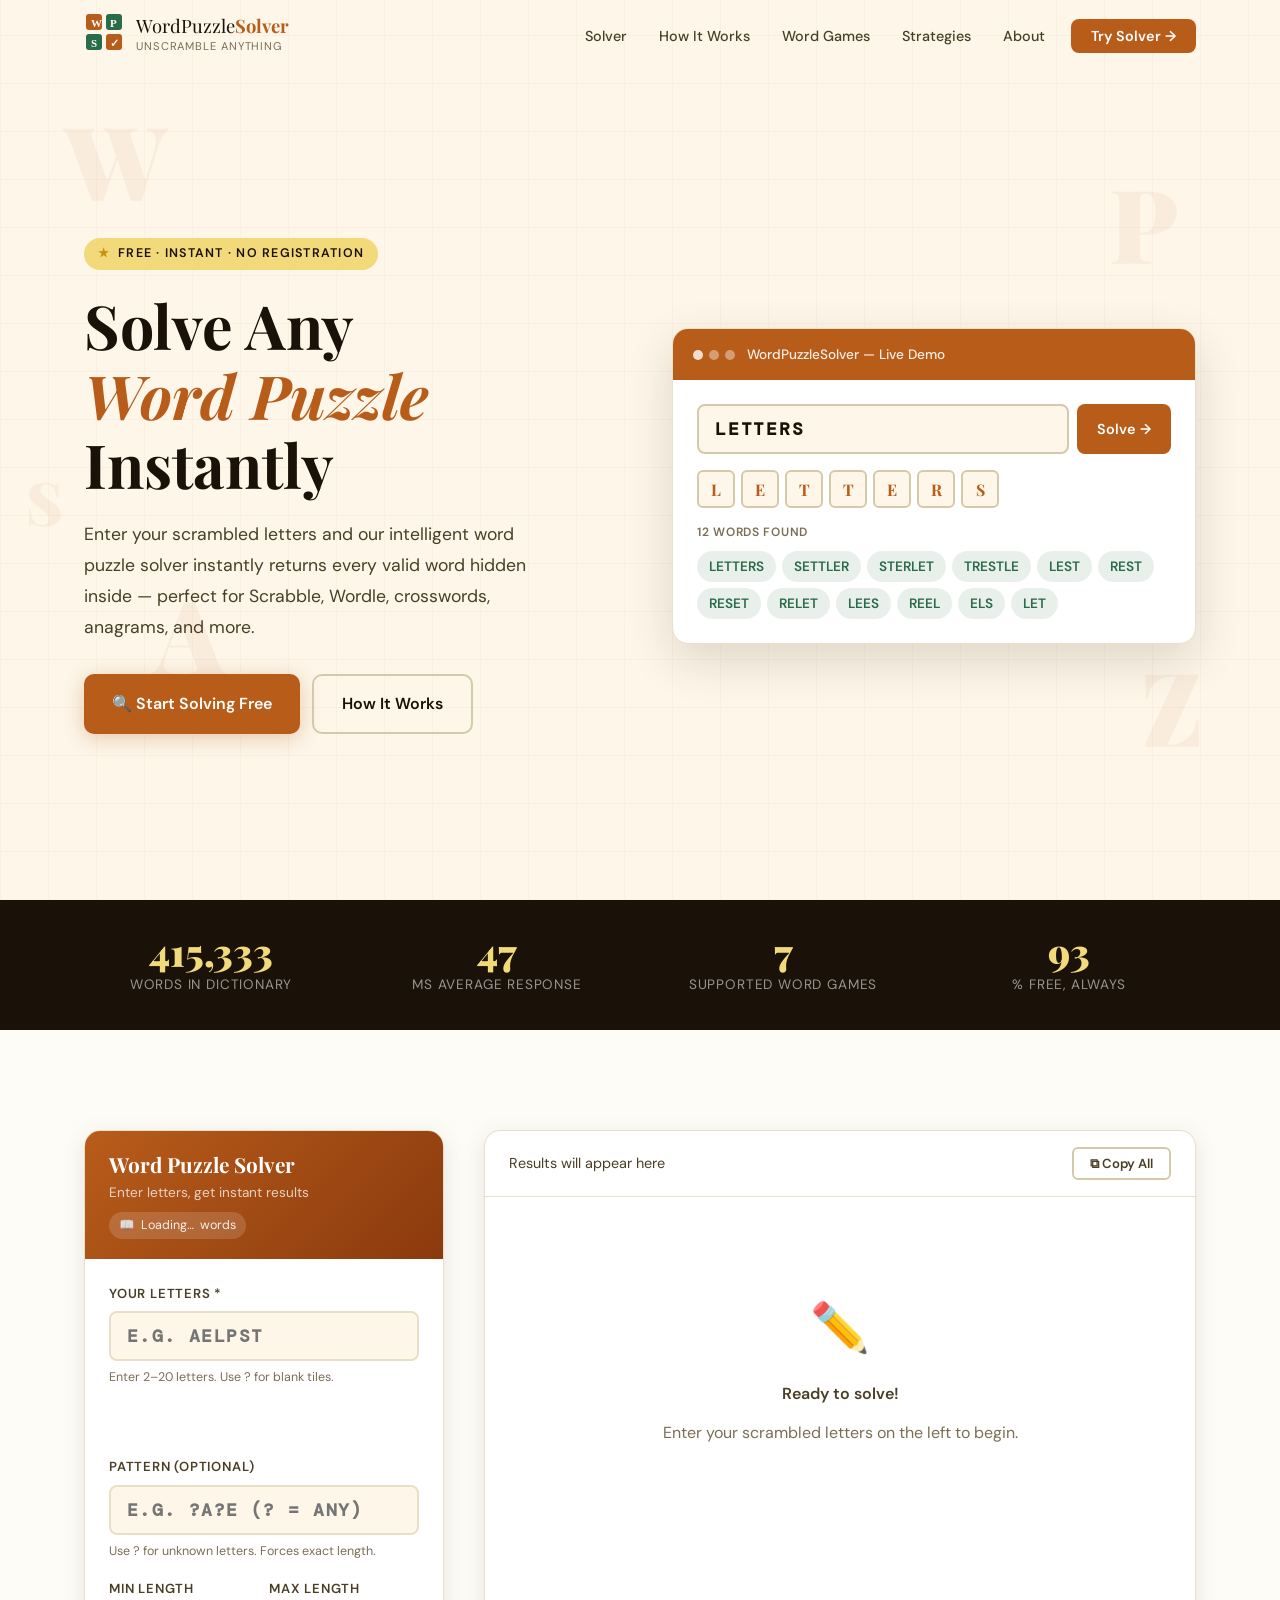
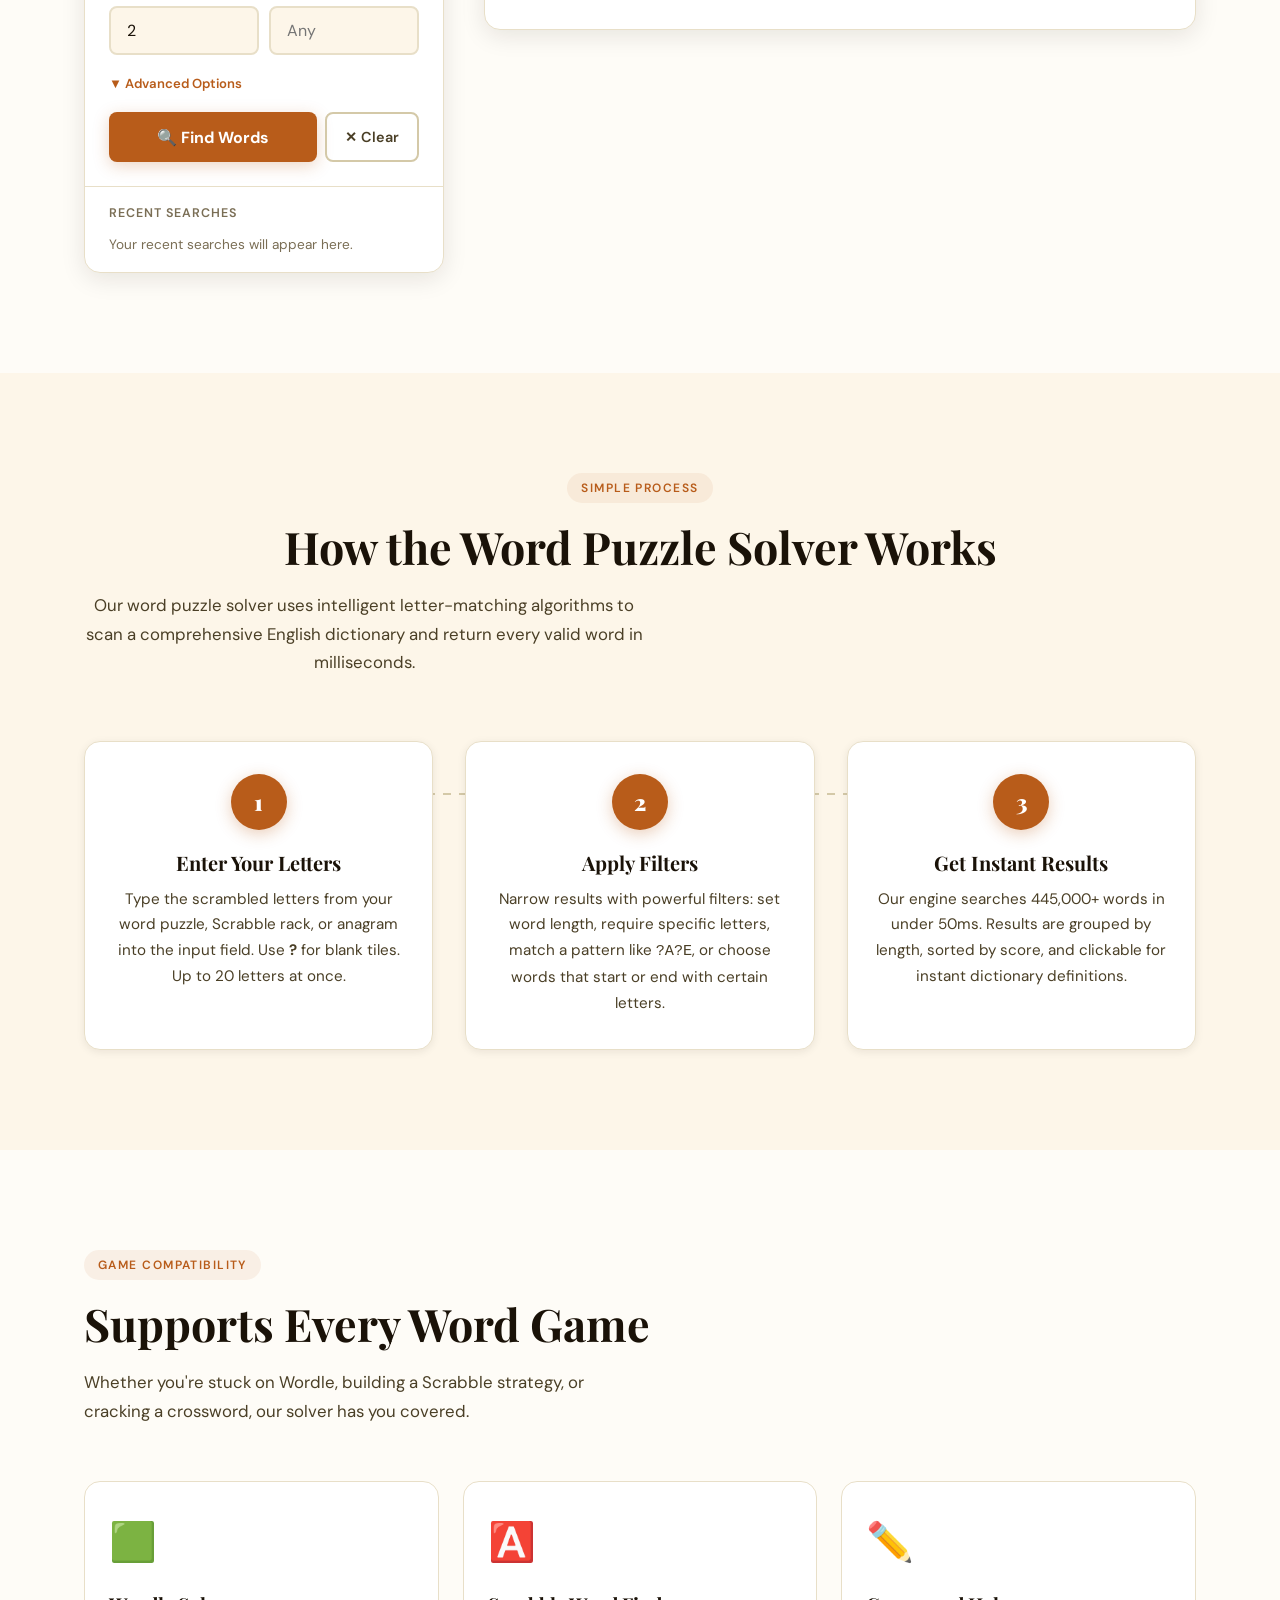
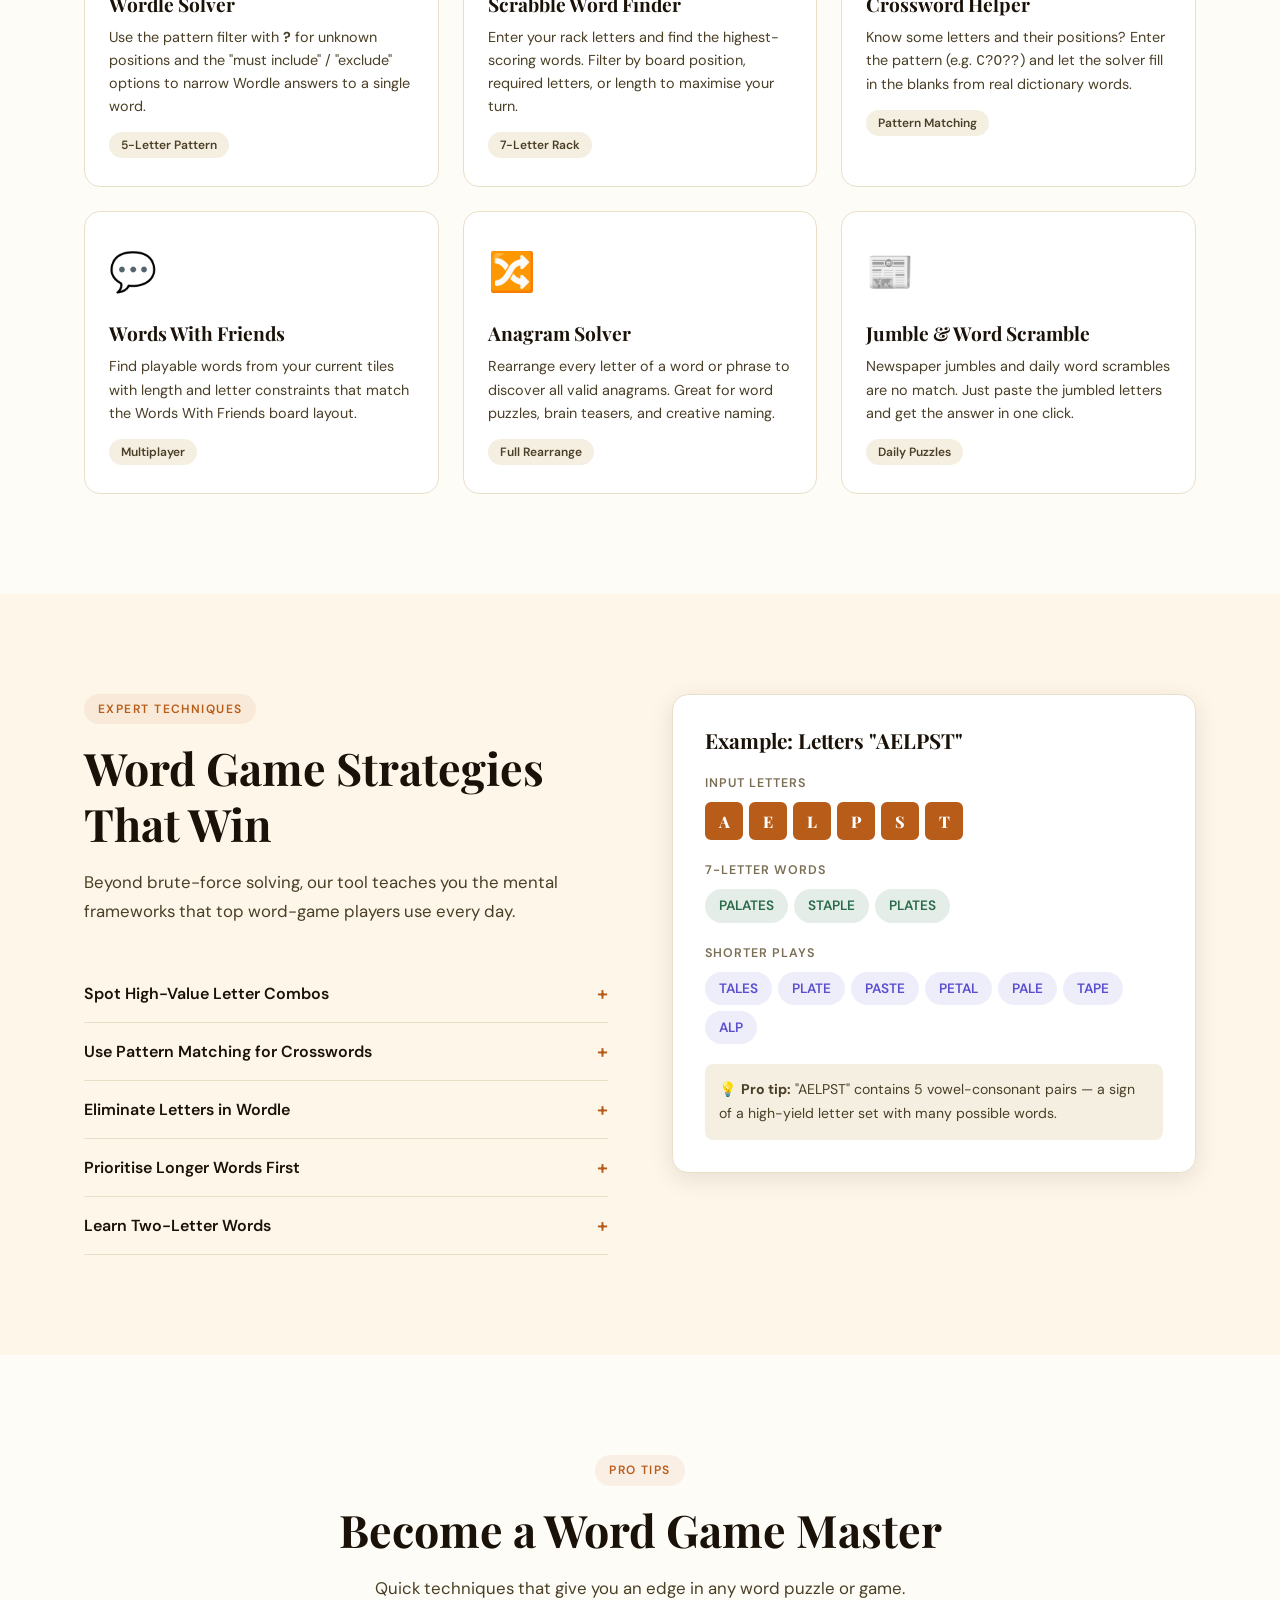
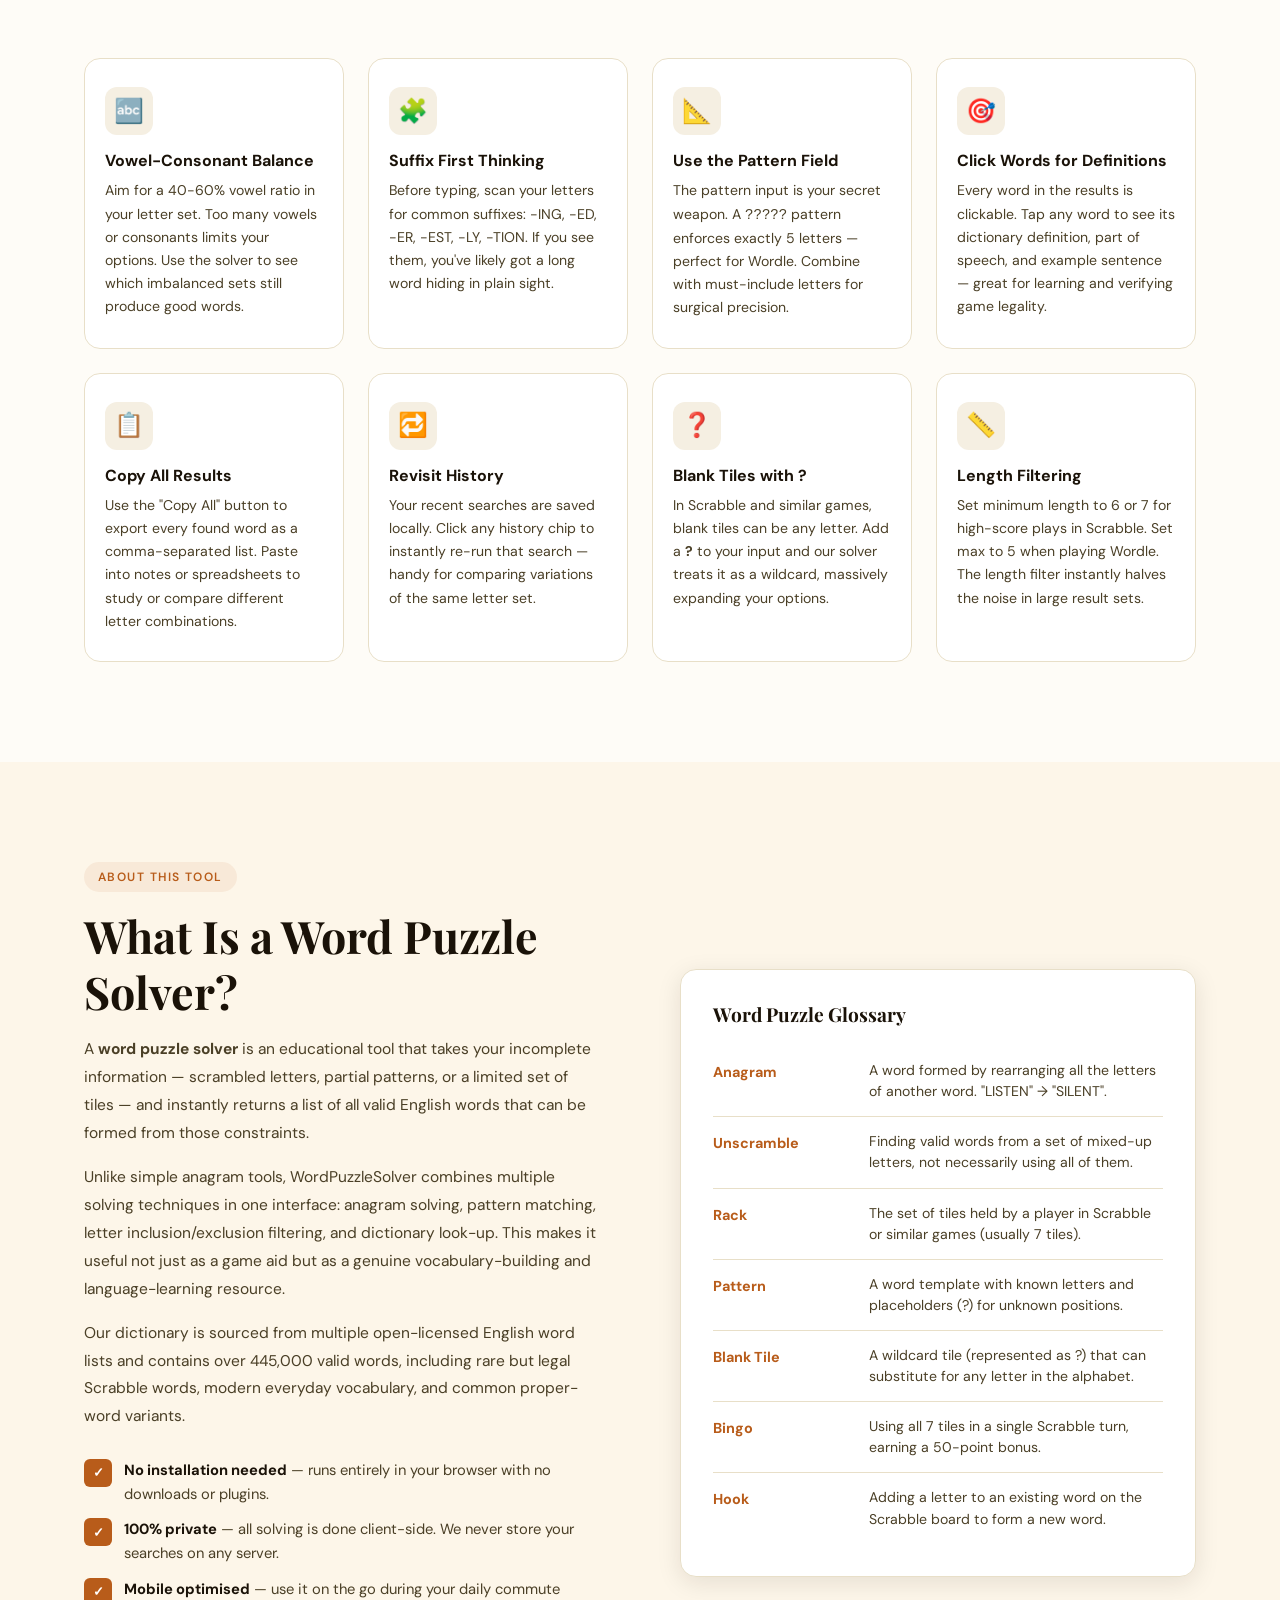
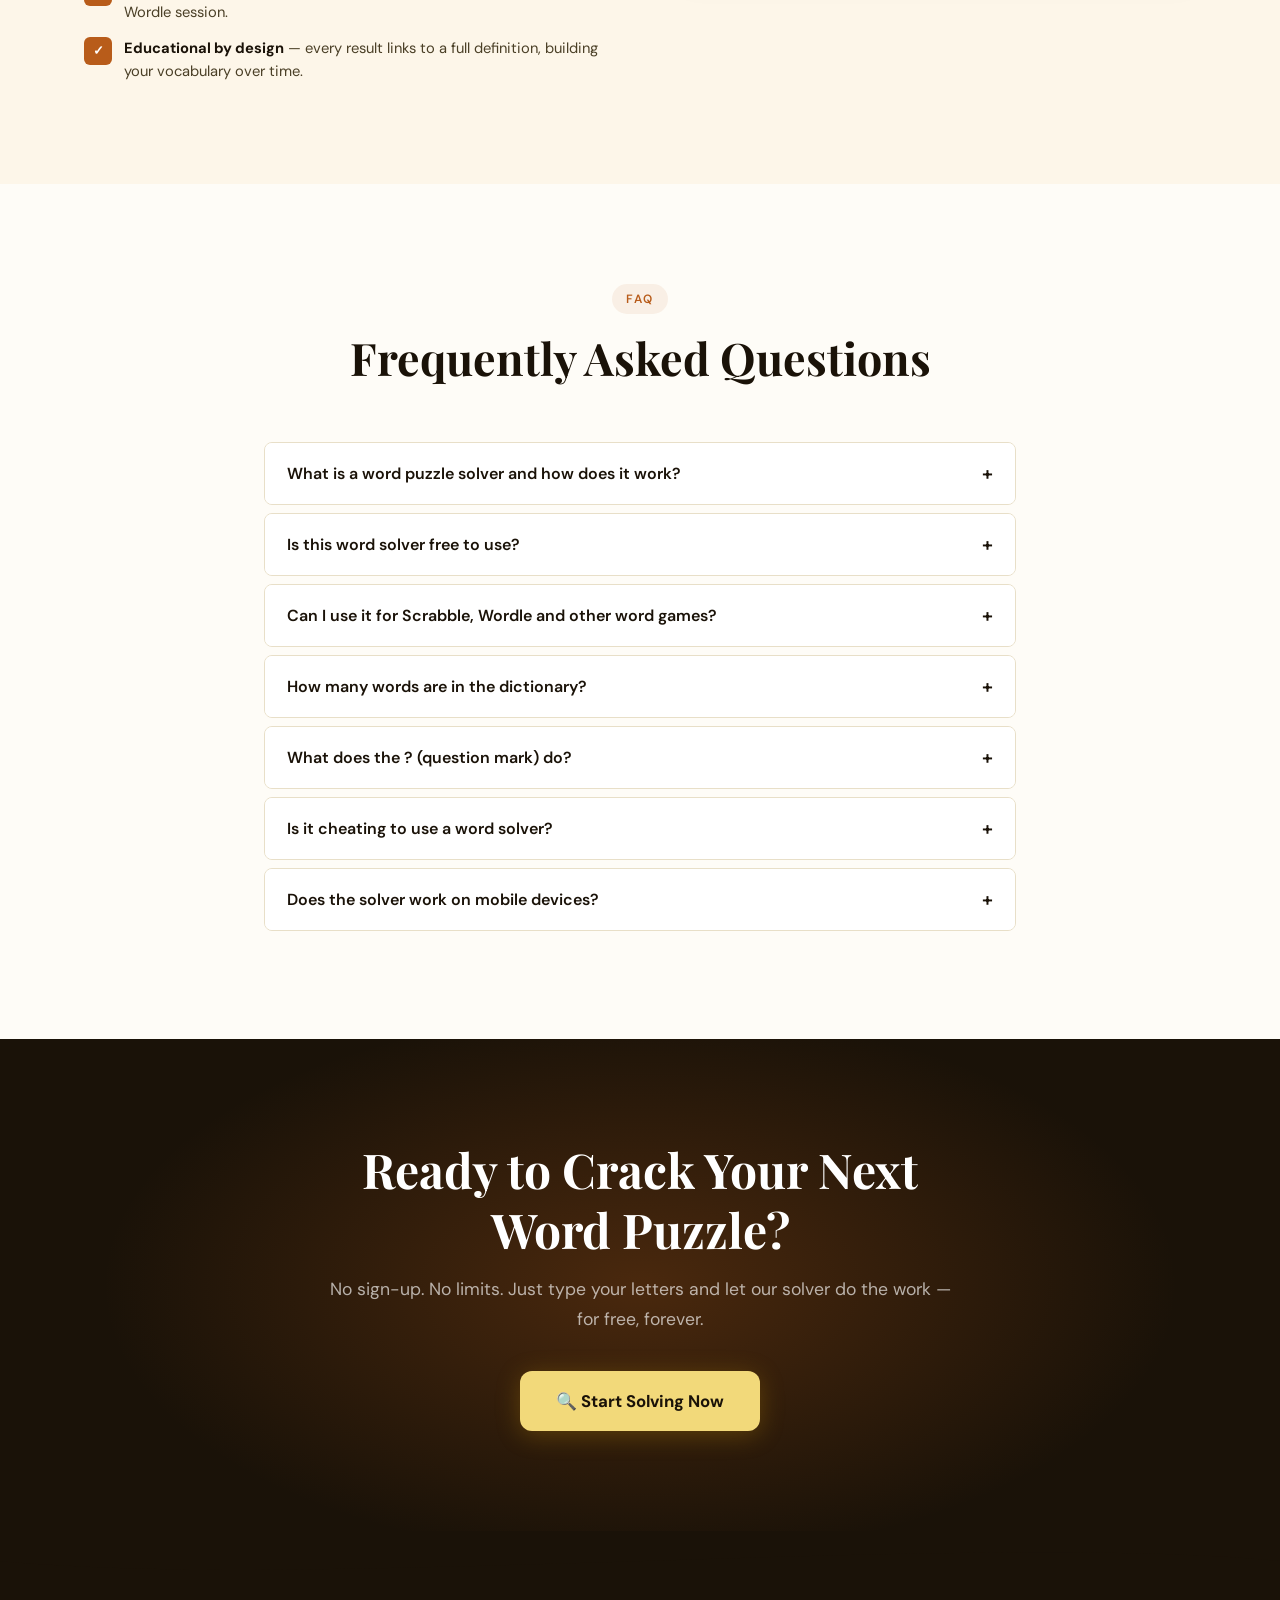
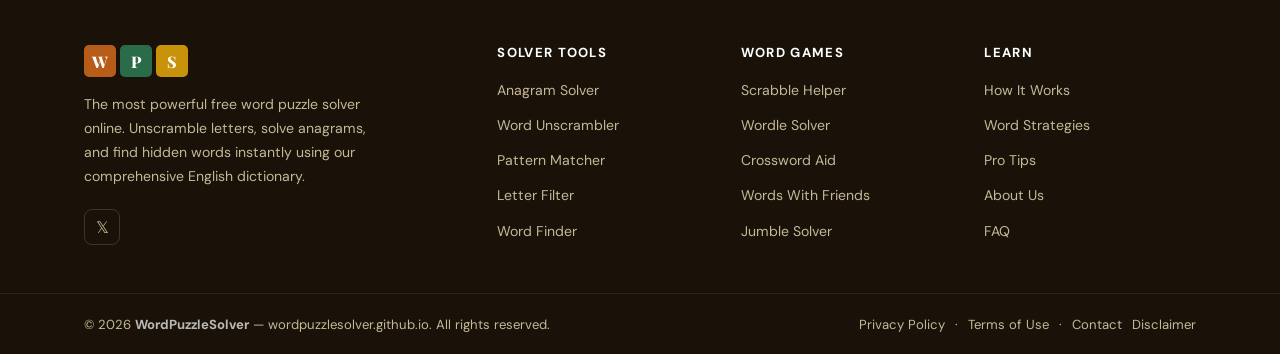
<file: index.html>
<!DOCTYPE html>
<html lang="en">
<head>
  <!-- Google tag (gtag.js) -->
<script async src="https://www.googletagmanager.com/gtag/js?id=G-J52W4418QL"></script>
<script>
  window.dataLayer = window.dataLayer || [];
  function gtag(){dataLayer.push(arguments);}
  gtag('js', new Date());

  gtag('config', 'G-J52W4418QL');
</script>
  <meta charset="UTF-8" />
  <meta name="viewport" content="width=device-width, initial-scale=1.0" />
  <meta http-equiv="X-UA-Compatible" content="IE=edge" />

  <!-- SEO Meta Tags -->
  <title>Word Puzzle Solver — Word Unscrambler | WordPuzzleSolver</title>
  <meta name="description" content="Free word puzzle solver: unscramble letters, solve anagrams, find words for Scrabble, Wordle, crosswords & more. Instant results from 445,000+ word dictionary." />
  <meta name="keywords" content="word puzzle solver, anagram solver, word unscrambler, scrabble word finder, wordle solver, crossword helper, scrambled letters, word game cheat, find words from letters" />
  <meta name="author" content="WordPuzzleSolver" />
  <link rel="canonical" href="https://wordpuzzlesolver.github.io/" />

  <!-- Open Graph -->
  <meta property="og:type" content="website" />
  <meta property="og:url" content="https://wordpuzzlesolver.github.io/" />
  <meta property="og:title" content="Word Puzzle Solver — Free Anagram & Word Unscrambler" />
  <meta property="og:description" content="Instantly solve word puzzles! Enter scrambled letters and get a complete list of valid words. Perfect for Scrabble, Wordle, crosswords and all word games." />
  <meta property="og:image" content="https://wordpuzzlesolver.github.io/og-image.png" />

  <!-- Twitter Card -->
  <meta name="twitter:card" content="summary_large_image" />
  <meta name="twitter:title" content="Word Puzzle Solver — Free Anagram & Word Unscrambler" />
  <meta name="twitter:description" content="Unscramble letters instantly. Solve anagrams, find hidden words, and dominate every word game." />

  <!-- Schema.org Structured Data -->
  <script type="application/ld+json">
  {
    "@context": "https://schema.org",
    "@graph": [
      {
        "@type": "WebApplication",
        "@id": "https://wordpuzzlesolver.github.io/#app",
        "name": "Word Puzzle Solver",
        "url": "https://wordpuzzlesolver.github.io/",
        "description": "A free online word puzzle solver that unscrambles letters and finds all valid words for Scrabble, Wordle, crosswords, and anagram solving.",
        "applicationCategory": "EducationalApplication",
        "operatingSystem": "Any",
        "offers": {
          "@type": "Offer",
          "price": "0",
          "priceCurrency": "USD"
        },
        "featureList": [
          "Anagram solving",
          "Word unscrambling",
          "Pattern matching",
          "Letter filtering",
          "Scrabble word finder",
          "Wordle solver",
          "Crossword helper"
        ]
      },
      {
        "@type": "WebSite",
        "@id": "https://wordpuzzlesolver.github.io/#site",
        "url": "https://wordpuzzlesolver.github.io/",
        "name": "WordPuzzleSolver",
        "description": "Free word puzzle solver and anagram unscrambler",
        "potentialAction": {
          "@type": "SearchAction",
          "target": "https://wordpuzzlesolver.github.io/#solver",
          "query-input": "required name=search_term_string"
        }
      },
      {
        "@type": "FAQPage",
        "mainEntity": [
          {
            "@type": "Question",
            "name": "What is a word puzzle solver?",
            "acceptedAnswer": {
              "@type": "Answer",
              "text": "A word puzzle solver is an online tool that takes scrambled or incomplete letters and returns all valid dictionary words that can be formed from those letters. It helps with anagrams, Scrabble, Wordle, crosswords, and other word games."
            }
          },
          {
            "@type": "Question",
            "name": "How does the anagram solver work?",
            "acceptedAnswer": {
              "@type": "Answer",
              "text": "Our anagram solver checks every word in our dictionary against your input letters using efficient letter-frequency matching. It only returns words where every letter needed is available in your set of letters."
            }
          },
          {
            "@type": "Question",
            "name": "Is this word solver free?",
            "acceptedAnswer": {
              "@type": "Answer",
              "text": "Yes, WordPuzzleSolver is completely free with no registration, no ads, and unlimited searches."
            }
          }
        ]
      }
    ]
  }
  </script>

  <link rel="stylesheet" href="css/style.css" />
  <link rel="icon" href="data:image/svg+xml,<svg xmlns='http://www.w3.org/2000/svg' viewBox='0 0 32 32'><rect x='1' y='1' width='13' height='13' rx='2' fill='%23B85C1A'/><rect x='18' y='1' width='13' height='13' rx='2' fill='%232A6B4A'/><rect x='1' y='18' width='13' height='13' rx='2' fill='%232A6B4A'/><rect x='18' y='18' width='13' height='13' rx='2' fill='%23B85C1A'/></svg>" />
</head>
<body>

  <!-- ── Header (injected by header.js) ── -->

  <main id="main-content">

    <!-- ═══════════════════════════════════════════
         SECTION 1: HERO
    ════════════════════════════════════════════ -->
    <section id="hero" aria-label="Hero — Word Puzzle Solver">
      <div class="hero-bg-pattern" aria-hidden="true"></div>
      <div class="hero-letters-bg" aria-hidden="true">
        <span class="floating-letter" style="top:8%;left:5%;--rot:-15deg;animation-delay:0s">W</span>
        <span class="floating-letter" style="top:15%;right:8%;--rot:12deg;animation-delay:1.2s">P</span>
        <span class="floating-letter" style="bottom:20%;left:12%;--rot:8deg;animation-delay:0.6s">A</span>
        <span class="floating-letter" style="bottom:12%;right:6%;--rot:-20deg;animation-delay:2s">Z</span>
        <span class="floating-letter" style="top:50%;left:2%;--rot:5deg;animation-delay:1.6s;font-size:60px">S</span>
      </div>
      <div class="hero-content">
        <div class="hero-text">
          <div class="hero-eyebrow">Free · Instant · No Registration</div>
          <h1 class="hero-title">
            Solve Any<br><em>Word Puzzle</em><br>Instantly
          </h1>
          <p class="hero-desc">
            Enter your scrambled letters and our intelligent word puzzle solver instantly returns every valid word hidden inside — perfect for Scrabble, Wordle, crosswords, anagrams, and more.
          </p>
          <div class="hero-actions">
            <a href="#solver" class="btn-primary">🔍 Start Solving Free</a>
            <a href="#how-it-works" class="btn-secondary">How It Works</a>
          </div>
        </div>
        <div class="hero-visual">
          <div class="hero-card">
            <div class="hero-card-header">
              <div class="hc-dots"><span></span><span></span><span></span></div>
              <span class="hc-title">WordPuzzleSolver — Live Demo</span>
            </div>
            <div class="hero-card-body">
              <div class="demo-input-row">
                <input class="demo-input" value="LETTERS" readonly aria-label="Demo input" />
                <button class="demo-solve-btn" aria-label="Solve demo">Solve →</button>
              </div>
              <div class="demo-tiles" aria-label="Letter tiles">
                <div class="demo-tile" style="animation-delay:0.05s">L</div>
                <div class="demo-tile" style="animation-delay:0.10s">E</div>
                <div class="demo-tile" style="animation-delay:0.15s">T</div>
                <div class="demo-tile" style="animation-delay:0.20s">T</div>
                <div class="demo-tile" style="animation-delay:0.25s">E</div>
                <div class="demo-tile" style="animation-delay:0.30s">R</div>
                <div class="demo-tile" style="animation-delay:0.35s">S</div>
              </div>
              <p style="font-size:0.75rem;color:var(--text-3);margin-bottom:8px;font-weight:600;text-transform:uppercase;letter-spacing:0.06em;">12 words found</p>
              <div class="demo-results" aria-label="Demo results">
                <span class="demo-word" style="animation-delay:0.4s">LETTERS</span>
                <span class="demo-word" style="animation-delay:0.45s">SETTLER</span>
                <span class="demo-word" style="animation-delay:0.5s">STERLET</span>
                <span class="demo-word" style="animation-delay:0.55s">TRESTLE</span>
                <span class="demo-word" style="animation-delay:0.6s">LEST</span>
                <span class="demo-word" style="animation-delay:0.65s">REST</span>
                <span class="demo-word" style="animation-delay:0.7s">RESET</span>
                <span class="demo-word" style="animation-delay:0.75s">RELET</span>
                <span class="demo-word" style="animation-delay:0.8s">LEES</span>
                <span class="demo-word" style="animation-delay:0.85s">REEL</span>
                <span class="demo-word" style="animation-delay:0.9s">ELS</span>
                <span class="demo-word" style="animation-delay:0.95s">LET</span>
              </div>
            </div>
          </div>
        </div>
      </div>
    </section>

    <!-- ═══════════════════════════════════════════
         SECTION 2: STATS BAR
    ════════════════════════════════════════════ -->
    <section id="stats-bar" aria-label="Site statistics">
      <div class="stats-grid">
        <div class="stat-item reveal">
          <span class="stat-number" data-target="445000" id="wordCount">445,000</span>
          <span class="stat-label">Words in Dictionary</span>
        </div>
        <div class="stat-item reveal reveal-delay-1">
          <span class="stat-number" data-target="50">0</span>
          <span class="stat-label">ms Average Response</span>
        </div>
        <div class="stat-item reveal reveal-delay-2">
          <span class="stat-number" data-target="7">0</span>
          <span class="stat-label">Supported Word Games</span>
        </div>
        <div class="stat-item reveal reveal-delay-3">
          <span class="stat-number" data-target="100">0</span>
          <span class="stat-label">% Free, Always</span>
        </div>
      </div>
    </section>

    <!-- ═══════════════════════════════════════════
         SECTION 3: SOLVER TOOL
    ════════════════════════════════════════════ -->
    <section id="solver" aria-labelledby="solverHeading">
      <div class="solver-layout">
        <!-- Input Panel -->
        <aside class="solver-panel" aria-label="Word solver input">
          <div class="solver-panel-header">
            <h2 id="solverHeading">Word Puzzle Solver</h2>
            <p>Enter letters, get instant results</p>
            <div class="word-count-badge">
              📖 <span id="wordCount">Loading…</span> words
            </div>
          </div>
          <form class="solver-form" id="solverForm" aria-label="Solver options" novalidate>
            <div class="form-group">
              <label class="form-label" for="lettersInput">Your Letters *</label>
              <input
                type="text"
                id="lettersInput"
                class="form-input mono"
                placeholder="e.g. AELPST"
                autocomplete="off"
                autocorrect="off"
                spellcheck="false"
                maxlength="20"
                aria-required="true"
                aria-describedby="lettersHint"
              />
              <small id="lettersHint" style="font-size:0.78rem;color:var(--text-3)">Enter 2–20 letters. Use ? for blank tiles.</small>
            </div>
            <div class="tile-preview" id="tilePreview" aria-label="Letter tile preview" aria-live="polite"></div>

            <div class="form-group">
              <label class="form-label" for="patternInput">Pattern (optional)</label>
              <input
                type="text"
                id="patternInput"
                class="form-input mono"
                placeholder="e.g. ?A?E (? = any)"
                autocomplete="off"
                maxlength="20"
                aria-describedby="patternHint"
              />
              <small id="patternHint" style="font-size:0.78rem;color:var(--text-3)">Use ? for unknown letters. Forces exact length.</small>
            </div>

            <div class="inline-pair">
              <div class="form-group">
                <label class="form-label" for="minLen">Min Length</label>
                <input type="number" id="minLen" class="form-input" value="2" min="1" max="20" />
              </div>
              <div class="form-group">
                <label class="form-label" for="maxLen">Max Length</label>
                <input type="number" id="maxLen" class="form-input" placeholder="Any" min="1" max="20" />
              </div>
            </div>

            <button type="button" class="toggle-advanced-btn" id="toggleAdvanced" aria-expanded="false" aria-controls="advancedPanel">
              ▼ Advanced Options
            </button>
            <div class="advanced-panel" id="advancedPanel" role="region" aria-label="Advanced filter options">
              <div class="form-group">
                <label class="form-label" for="mustInclude">Must Include Letters</label>
                <input type="text" id="mustInclude" class="form-input mono" placeholder="e.g. ST" autocomplete="off" maxlength="10" />
              </div>
              <div class="form-group">
                <label class="form-label" for="mustExclude">Exclude Letters</label>
                <input type="text" id="mustExclude" class="form-input mono" placeholder="e.g. XZ" autocomplete="off" maxlength="10" />
              </div>
              <div class="inline-pair">
                <div class="form-group">
                  <label class="form-label" for="startsWith">Starts With</label>
                  <input type="text" id="startsWith" class="form-input mono" placeholder="e.g. TR" autocomplete="off" maxlength="8" />
                </div>
                <div class="form-group">
                  <label class="form-label" for="endsWith">Ends With</label>
                  <input type="text" id="endsWith" class="form-input mono" placeholder="e.g. ING" autocomplete="off" maxlength="8" />
                </div>
              </div>
            </div>

            <div class="solver-actions">
              <button type="submit" class="btn-solve" id="solveBtn">🔍 Find Words</button>
              <button type="button" class="btn-clear" id="clearBtn" aria-label="Clear all inputs">✕ Clear</button>
            </div>
          </form>
          <div class="history-section">
            <div class="history-label">Recent Searches</div>
            <div id="searchHistory" aria-label="Recent search history" aria-live="polite"></div>
          </div>
        </aside>

        <!-- Results Panel -->
        <div class="results-panel" aria-label="Solver results">
          <div class="results-panel-header">
            <div class="result-stats" id="resultStats" aria-live="polite">Results will appear here</div>
            <button class="btn-copy" id="copyResults" aria-label="Copy all results to clipboard">⧉ Copy All</button>
          </div>
          <div id="resultsContainer" role="region" aria-label="Word results" aria-live="polite">
            <div class="idle-state">
              <div style="font-size:3rem">✏️</div>
              <p style="font-size:1rem;font-weight:600;color:var(--text-2)">Ready to solve!</p>
              <p>Enter your scrambled letters on the left to begin.</p>
            </div>
          </div>
        </div>
      </div>
    </section>

    <!-- ═══════════════════════════════════════════
         SECTION 4: HOW IT WORKS
    ════════════════════════════════════════════ -->
    <section id="how-it-works" aria-labelledby="howHeading">
      <div class="how-inner">
        <div class="how-header reveal">
          <div class="section-label">Simple Process</div>
          <h2 class="section-title" id="howHeading">How the Word Puzzle Solver Works</h2>
          <p class="section-sub">
            Our word puzzle solver uses intelligent letter-matching algorithms to scan a comprehensive English dictionary and return every valid word in milliseconds.
          </p>
        </div>
        <div class="steps-grid">
          <div class="step-card reveal">
            <div class="step-number" aria-hidden="true">1</div>
            <h3>Enter Your Letters</h3>
            <p>Type the scrambled letters from your word puzzle, Scrabble rack, or anagram into the input field. Use <strong>?</strong> for blank tiles. Up to 20 letters at once.</p>
          </div>
          <div class="step-card reveal reveal-delay-1">
            <div class="step-number" aria-hidden="true">2</div>
            <h3>Apply Filters</h3>
            <p>Narrow results with powerful filters: set word length, require specific letters, match a pattern like <code>?A?E</code>, or choose words that start or end with certain letters.</p>
          </div>
          <div class="step-card reveal reveal-delay-2">
            <div class="step-number" aria-hidden="true">3</div>
            <h3>Get Instant Results</h3>
            <p>Our engine searches 445,000+ words in under 50ms. Results are grouped by length, sorted by score, and clickable for instant dictionary definitions.</p>
          </div>
        </div>
      </div>
    </section>

    <!-- ═══════════════════════════════════════════
         SECTION 5: WORD GAMES
    ════════════════════════════════════════════ -->
    <section id="word-games" aria-labelledby="gamesHeading">
      <div class="games-inner">
        <div class="games-header reveal">
          <div class="section-label">Game Compatibility</div>
          <h2 class="section-title" id="gamesHeading">Supports Every Word Game</h2>
          <p class="section-sub">Whether you're stuck on Wordle, building a Scrabble strategy, or cracking a crossword, our solver has you covered.</p>
        </div>
        <div class="games-grid">
          <article class="game-card reveal" style="--card-accent: var(--accent);">
            <div class="game-icon" aria-hidden="true">🟩</div>
            <h3>Wordle Solver</h3>
            <p>Use the pattern filter with <strong>?</strong> for unknown positions and the "must include" / "exclude" options to narrow Wordle answers to a single word.</p>
            <span class="game-tag">5-Letter Pattern</span>
          </article>
          <article class="game-card reveal reveal-delay-1" style="--card-accent: var(--accent-2);">
            <div class="game-icon" aria-hidden="true">🅰️</div>
            <h3>Scrabble Word Finder</h3>
            <p>Enter your rack letters and find the highest-scoring words. Filter by board position, required letters, or length to maximise your turn.</p>
            <span class="game-tag">7-Letter Rack</span>
          </article>
          <article class="game-card reveal reveal-delay-2" style="--card-accent: var(--accent-3);">
            <div class="game-icon" aria-hidden="true">✏️</div>
            <h3>Crossword Helper</h3>
            <p>Know some letters and their positions? Enter the pattern (e.g. <code>C?O??</code>) and let the solver fill in the blanks from real dictionary words.</p>
            <span class="game-tag">Pattern Matching</span>
          </article>
          <article class="game-card reveal" style="--card-accent: var(--gold);">
            <div class="game-icon" aria-hidden="true">💬</div>
            <h3>Words With Friends</h3>
            <p>Find playable words from your current tiles with length and letter constraints that match the Words With Friends board layout.</p>
            <span class="game-tag">Multiplayer</span>
          </article>
          <article class="game-card reveal reveal-delay-1" style="--card-accent: #E2415A;">
            <div class="game-icon" aria-hidden="true">🔀</div>
            <h3>Anagram Solver</h3>
            <p>Rearrange every letter of a word or phrase to discover all valid anagrams. Great for word puzzles, brain teasers, and creative naming.</p>
            <span class="game-tag">Full Rearrange</span>
          </article>
          <article class="game-card reveal reveal-delay-2" style="--card-accent: var(--accent-2);">
            <div class="game-icon" aria-hidden="true">📰</div>
            <h3>Jumble & Word Scramble</h3>
            <p>Newspaper jumbles and daily word scrambles are no match. Just paste the jumbled letters and get the answer in one click.</p>
            <span class="game-tag">Daily Puzzles</span>
          </article>
        </div>
      </div>
    </section>

    <!-- ═══════════════════════════════════════════
         SECTION 6: STRATEGIES
    ════════════════════════════════════════════ -->
    <section id="strategies" aria-labelledby="stratHeading">
      <div class="strategies-inner">
        <div class="strategies-layout">
          <div class="strategies-text reveal">
            <div class="section-label">Expert Techniques</div>
            <h2 class="section-title" id="stratHeading">Word Game Strategies That Win</h2>
            <p class="section-sub">Beyond brute-force solving, our tool teaches you the mental frameworks that top word-game players use every day.</p>
            <div class="strategy-accordion" role="list">
              <div class="accordion-item" role="listitem">
                <button class="accordion-trigger" aria-expanded="false" aria-controls="acc1">
                  Spot High-Value Letter Combos
                  <span class="acc-icon" aria-hidden="true">+</span>
                </button>
                <div class="accordion-body" id="acc1">
                  In Scrabble and similar games, certain letter pairings unlock long words. Combinations like <strong>QU, TH, SH, CH, PH, WR</strong> and suffix clusters like <strong>-TION, -ING, -ED, -ER</strong> dramatically expand what you can form from a given rack.
                </div>
              </div>
              <div class="accordion-item" role="listitem">
                <button class="accordion-trigger" aria-expanded="false" aria-controls="acc2">
                  Use Pattern Matching for Crosswords
                  <span class="acc-icon" aria-hidden="true">+</span>
                </button>
                <div class="accordion-body" id="acc2">
                  When you know some positions in a crossword answer, use our pattern field: enter known letters in their positions and <strong>?</strong> for blanks. A pattern like <code>?E?T</code> will instantly return all four-letter words matching that structure.
                </div>
              </div>
              <div class="accordion-item" role="listitem">
                <button class="accordion-trigger" aria-expanded="false" aria-controls="acc3">
                  Eliminate Letters in Wordle
                  <span class="acc-icon" aria-hidden="true">+</span>
                </button>
                <div class="accordion-body" id="acc3">
                  After each Wordle guess, use the "Exclude Letters" filter to remove grey letters. Combine with "Must Include" for yellow letters and the pattern for green letters. This narrows 12,000+ five-letter words down to a handful in two or three iterations.
                </div>
              </div>
              <div class="accordion-item" role="listitem">
                <button class="accordion-trigger" aria-expanded="false" aria-controls="acc4">
                  Prioritise Longer Words First
                  <span class="acc-icon" aria-hidden="true">+</span>
                </button>
                <div class="accordion-body" id="acc4">
                  Our results are sorted longest-first because longer words use more letters and score more points. Scan from the top: if a 7-letter word fits, play it. This is especially powerful in Scrabble where seven-letter words earn a 50-point bonus.
                </div>
              </div>
              <div class="accordion-item" role="listitem">
                <button class="accordion-trigger" aria-expanded="false" aria-controls="acc5">
                  Learn Two-Letter Words
                  <span class="acc-icon" aria-hidden="true">+</span>
                </button>
                <div class="accordion-body" id="acc5">
                  Two-letter words like <strong>QI, ZA, AX, JO, XI, AA</strong> are legal in most word games and are invaluable for parallel plays. Filter by "Max Length: 2" and memorise the list — it's one of the highest-return investments a word gamer can make.
                </div>
              </div>
            </div>
          </div>
          <div class="strategy-visual reveal reveal-delay-2">
            <h3>Example: Letters "AELPST"</h3>
            <div class="word-example">
              <div class="we-label">Input Letters</div>
              <div class="we-letters">
                <div class="we-tile hi">A</div><div class="we-tile hi">E</div>
                <div class="we-tile hi">L</div><div class="we-tile hi">P</div>
                <div class="we-tile hi">S</div><div class="we-tile hi">T</div>
              </div>
            </div>
            <div class="word-example">
              <div class="we-label">7-Letter Words</div>
              <div class="we-words">
                <span class="we-word long">PALATES</span>
                <span class="we-word long">STAPLE</span>
                <span class="we-word long">PLATES</span>
              </div>
            </div>
            <div class="word-example">
              <div class="we-label">Shorter Plays</div>
              <div class="we-words">
                <span class="we-word short">TALES</span>
                <span class="we-word short">PLATE</span>
                <span class="we-word short">PASTE</span>
                <span class="we-word short">PETAL</span>
                <span class="we-word short">PALE</span>
                <span class="we-word short">TAPE</span>
                <span class="we-word short">ALP</span>
              </div>
            </div>
            <div style="margin-top:20px;padding:14px;background:var(--bg-muted);border-radius:var(--radius);font-size:0.88rem;color:var(--text-2);">
              💡 <strong>Pro tip:</strong> "AELPST" contains 5 vowel-consonant pairs — a sign of a high-yield letter set with many possible words.
            </div>
          </div>
        </div>
      </div>
    </section>

    <!-- ═══════════════════════════════════════════
         SECTION 7: TIPS
    ════════════════════════════════════════════ -->
    <section id="tips" aria-labelledby="tipsHeading">
      <div class="tips-inner">
        <div class="tips-header reveal">
          <div class="section-label">Pro Tips</div>
          <h2 class="section-title" id="tipsHeading">Become a Word Game Master</h2>
          <p class="section-sub" style="margin:0 auto">Quick techniques that give you an edge in any word puzzle or game.</p>
        </div>
        <div class="tips-grid">
          <div class="tip-card reveal">
            <div class="tip-icon" aria-hidden="true">🔤</div>
            <h3>Vowel-Consonant Balance</h3>
            <p>Aim for a 40-60% vowel ratio in your letter set. Too many vowels or consonants limits your options. Use the solver to see which imbalanced sets still produce good words.</p>
          </div>
          <div class="tip-card reveal reveal-delay-1">
            <div class="tip-icon" aria-hidden="true">🧩</div>
            <h3>Suffix First Thinking</h3>
            <p>Before typing, scan your letters for common suffixes: -ING, -ED, -ER, -EST, -LY, -TION. If you see them, you've likely got a long word hiding in plain sight.</p>
          </div>
          <div class="tip-card reveal reveal-delay-2">
            <div class="tip-icon" aria-hidden="true">📐</div>
            <h3>Use the Pattern Field</h3>
            <p>The pattern input is your secret weapon. A <code>?????</code> pattern enforces exactly 5 letters — perfect for Wordle. Combine with must-include letters for surgical precision.</p>
          </div>
          <div class="tip-card reveal reveal-delay-3">
            <div class="tip-icon" aria-hidden="true">🎯</div>
            <h3>Click Words for Definitions</h3>
            <p>Every word in the results is clickable. Tap any word to see its dictionary definition, part of speech, and example sentence — great for learning and verifying game legality.</p>
          </div>
          <div class="tip-card reveal">
            <div class="tip-icon" aria-hidden="true">📋</div>
            <h3>Copy All Results</h3>
            <p>Use the "Copy All" button to export every found word as a comma-separated list. Paste into notes or spreadsheets to study or compare different letter combinations.</p>
          </div>
          <div class="tip-card reveal reveal-delay-1">
            <div class="tip-icon" aria-hidden="true">🔁</div>
            <h3>Revisit History</h3>
            <p>Your recent searches are saved locally. Click any history chip to instantly re-run that search — handy for comparing variations of the same letter set.</p>
          </div>
          <div class="tip-card reveal reveal-delay-2">
            <div class="tip-icon" aria-hidden="true">❓</div>
            <h3>Blank Tiles with ?</h3>
            <p>In Scrabble and similar games, blank tiles can be any letter. Add a <strong>?</strong> to your input and our solver treats it as a wildcard, massively expanding your options.</p>
          </div>
          <div class="tip-card reveal reveal-delay-3">
            <div class="tip-icon" aria-hidden="true">📏</div>
            <h3>Length Filtering</h3>
            <p>Set minimum length to 6 or 7 for high-score plays in Scrabble. Set max to 5 when playing Wordle. The length filter instantly halves the noise in large result sets.</p>
          </div>
        </div>
      </div>
    </section>

    <!-- ═══════════════════════════════════════════
         SECTION 8: ABOUT
    ════════════════════════════════════════════ -->
    <section id="about" aria-labelledby="aboutHeading">
      <div class="about-inner">
        <div class="about-layout">
          <div class="about-content reveal">
            <div class="section-label">About This Tool</div>
            <h2 class="section-title" id="aboutHeading">What Is a Word Puzzle Solver?</h2>
            <p>A <strong>word puzzle solver</strong> is an educational tool that takes your incomplete information — scrambled letters, partial patterns, or a limited set of tiles — and instantly returns a list of all valid English words that can be formed from those constraints.</p>
            <p>Unlike simple anagram tools, WordPuzzleSolver combines multiple solving techniques in one interface: anagram solving, pattern matching, letter inclusion/exclusion filtering, and dictionary look-up. This makes it useful not just as a game aid but as a genuine vocabulary-building and language-learning resource.</p>
            <p>Our dictionary is sourced from multiple open-licensed English word lists and contains over 445,000 valid words, including rare but legal Scrabble words, modern everyday vocabulary, and common proper-word variants.</p>
            <div class="about-features">
              <div class="about-feature">
                <div class="af-icon" aria-hidden="true">✓</div>
                <span class="af-text"><strong>No installation needed</strong> — runs entirely in your browser with no downloads or plugins.</span>
              </div>
              <div class="about-feature">
                <div class="af-icon" aria-hidden="true">✓</div>
                <span class="af-text"><strong>100% private</strong> — all solving is done client-side. We never store your searches on any server.</span>
              </div>
              <div class="about-feature">
                <div class="af-icon" aria-hidden="true">✓</div>
                <span class="af-text"><strong>Mobile optimised</strong> — use it on the go during your daily commute Wordle session.</span>
              </div>
              <div class="about-feature">
                <div class="af-icon" aria-hidden="true">✓</div>
                <span class="af-text"><strong>Educational by design</strong> — every result links to a full definition, building your vocabulary over time.</span>
              </div>
            </div>
          </div>
          <div class="about-visual reveal reveal-delay-2">
            <h3 style="font-family:var(--font-display);font-size:1.2rem;margin-bottom:20px;">Word Puzzle Glossary</h3>
            <div class="glossary-grid">
              <div class="glossary-item">
                <span class="g-term">Anagram</span>
                <span class="g-def">A word formed by rearranging all the letters of another word. "LISTEN" → "SILENT".</span>
              </div>
              <div class="glossary-item">
                <span class="g-term">Unscramble</span>
                <span class="g-def">Finding valid words from a set of mixed-up letters, not necessarily using all of them.</span>
              </div>
              <div class="glossary-item">
                <span class="g-term">Rack</span>
                <span class="g-def">The set of tiles held by a player in Scrabble or similar games (usually 7 tiles).</span>
              </div>
              <div class="glossary-item">
                <span class="g-term">Pattern</span>
                <span class="g-def">A word template with known letters and placeholders (?) for unknown positions.</span>
              </div>
              <div class="glossary-item">
                <span class="g-term">Blank Tile</span>
                <span class="g-def">A wildcard tile (represented as ?) that can substitute for any letter in the alphabet.</span>
              </div>
              <div class="glossary-item">
                <span class="g-term">Bingo</span>
                <span class="g-def">Using all 7 tiles in a single Scrabble turn, earning a 50-point bonus.</span>
              </div>
              <div class="glossary-item">
                <span class="g-term">Hook</span>
                <span class="g-def">Adding a letter to an existing word on the Scrabble board to form a new word.</span>
              </div>
            </div>
          </div>
        </div>
      </div>
    </section>

    <!-- ═══════════════════════════════════════════
         SECTION 9: FAQ
    ════════════════════════════════════════════ -->
    <section id="faq" aria-labelledby="faqHeading">
      <div class="faq-inner">
        <div class="faq-header reveal">
          <div class="section-label">FAQ</div>
          <h2 class="section-title" id="faqHeading">Frequently Asked Questions</h2>
        </div>
        <div class="faq-list" role="list">
          <div class="faq-item" role="listitem">
            <button class="faq-trigger" aria-expanded="false" aria-controls="faq1">
              What is a word puzzle solver and how does it work?
              <span class="faq-icon" aria-hidden="true">+</span>
            </button>
            <div class="faq-answer" id="faq1">
              A word puzzle solver takes a set of input letters and searches an extensive English dictionary for every valid word that can be formed from those letters. Our solver uses an efficient letter-frequency algorithm: for each dictionary word, it checks whether every letter required to spell that word is available in your input set. Words where all required letters exist are returned as valid results, sorted by length.
            </div>
          </div>
          <div class="faq-item" role="listitem">
            <button class="faq-trigger" aria-expanded="false" aria-controls="faq2">
              Is this word solver free to use?
              <span class="faq-icon" aria-hidden="true">+</span>
            </button>
            <div class="faq-answer" id="faq2">
              Yes — WordPuzzleSolver is completely free with no subscription, no registration, and no usage limits. All features including advanced filters, definition look-ups, and history tracking are available at no cost, always.
            </div>
          </div>
          <div class="faq-item" role="listitem">
            <button class="faq-trigger" aria-expanded="false" aria-controls="faq3">
              Can I use it for Scrabble, Wordle and other word games?
              <span class="faq-icon" aria-hidden="true">+</span>
            </button>
            <div class="faq-answer" id="faq3">
              Absolutely. The solver is designed with multiple game modes in mind. For Scrabble, enter your 7-tile rack. For Wordle, use the pattern field with <code>?</code> for unknown letters and the include/exclude filters for colour-coded hints. For crosswords, enter the pattern with known letters in position. For general anagram solving, just enter all the letters.
            </div>
          </div>
          <div class="faq-item" role="listitem">
            <button class="faq-trigger" aria-expanded="false" aria-controls="faq4">
              How many words are in the dictionary?
              <span class="faq-icon" aria-hidden="true">+</span>
            </button>
            <div class="faq-answer" id="faq4">
              Our dictionary contains 445,000+ English words compiled from multiple open-licensed word lists. It includes everyday vocabulary, academic terms, common Scrabble-legal words (like QI, ZA, AA), and modern terminology. The word list is periodically updated to reflect current language usage.
            </div>
          </div>
          <div class="faq-item" role="listitem">
            <button class="faq-trigger" aria-expanded="false" aria-controls="faq5">
              What does the ? (question mark) do?
              <span class="faq-icon" aria-hidden="true">+</span>
            </button>
            <div class="faq-answer" id="faq5">
              In the <strong>Letters</strong> field, a <code>?</code> represents a blank tile (wildcard) that can substitute for any letter. In the <strong>Pattern</strong> field, a <code>?</code> represents an unknown letter at a specific position — so <code>?A?E</code> matches any 4-letter word where the 2nd letter is A and the 4th is E (like BAKE, CARE, FACE, GAZE, LACE, MADE, etc.).
            </div>
          </div>
          <div class="faq-item" role="listitem">
            <button class="faq-trigger" aria-expanded="false" aria-controls="faq6">
              Is it cheating to use a word solver?
              <span class="faq-icon" aria-hidden="true">+</span>
            </button>
            <div class="faq-answer" id="faq6">
              That depends on the context! In competitive tournaments or ranked online games, using external tools is generally against the rules. However, for casual play with friends, family, or solo puzzles, a word solver is a great educational aid — it helps you discover new words, understand patterns, and improve your vocabulary over time. Many language learners and educators use solvers specifically as a learning tool.
            </div>
          </div>
          <div class="faq-item" role="listitem">
            <button class="faq-trigger" aria-expanded="false" aria-controls="faq7">
              Does the solver work on mobile devices?
              <span class="faq-icon" aria-hidden="true">+</span>
            </button>
            <div class="faq-answer" id="faq7">
              Yes. WordPuzzleSolver is fully responsive and optimised for mobile browsers on iOS and Android. The layout adapts to smaller screens, touch inputs are supported, and the entire dictionary is loaded locally so the tool works even in low-connectivity situations once the page has loaded.
            </div>
          </div>
        </div>
      </div>
    </section>

    <!-- ═══════════════════════════════════════════
         SECTION 10: CTA
    ════════════════════════════════════════════ -->
    <section id="cta" aria-label="Call to action — start solving">
      <div class="cta-bg" aria-hidden="true"></div>
      <div class="cta-inner">
        <h2>Ready to Crack Your Next Word Puzzle?</h2>
        <p>No sign-up. No limits. Just type your letters and let our solver do the work — for free, forever.</p>
        <a href="#solver" class="cta-btn">
          🔍 Start Solving Now
        </a>
      </div>
    </section>

  </main>

  <!-- ── Word Modal (Definition Popup) ── -->
  <div id="wordModal" role="dialog" aria-modal="true" aria-labelledby="modalWord" aria-hidden="true">
    <div class="modal-box">
      <div class="modal-header">
        <h2 id="modalWord"></h2>
        <button class="modal-close-btn" id="modalClose" aria-label="Close definition popup">✕</button>
      </div>
      <div class="modal-body" id="modalDef"></div>
    </div>
  </div>

  <!-- ── Scripts ── -->
  <script src="js/header.js" defer></script>
  <script src="js/footer.js" defer></script>
  <script src="js/solver.js" defer></script>
  <script>
    // Accordion init
    document.addEventListener('DOMContentLoaded', () => {
      // Strategy accordions
      document.querySelectorAll('.accordion-trigger').forEach(trigger => {
        trigger.addEventListener('click', () => {
          const item = trigger.closest('.accordion-item');
          const expanded = trigger.getAttribute('aria-expanded') === 'true';
          // Close others
          document.querySelectorAll('.accordion-item.open').forEach(open => {
            open.classList.remove('open');
            open.querySelector('.accordion-trigger').setAttribute('aria-expanded', 'false');
          });
          if (!expanded) {
            item.classList.add('open');
            trigger.setAttribute('aria-expanded', 'true');
          }
        });
      });
      // FAQ accordions
      document.querySelectorAll('.faq-trigger').forEach(trigger => {
        trigger.addEventListener('click', () => {
          const item = trigger.closest('.faq-item');
          const expanded = trigger.getAttribute('aria-expanded') === 'true';
          document.querySelectorAll('.faq-item.open').forEach(open => {
            open.classList.remove('open');
            open.querySelector('.faq-trigger').setAttribute('aria-expanded', 'false');
          });
          if (!expanded) {
            item.classList.add('open');
            trigger.setAttribute('aria-expanded', 'true');
          }
        });
      });
    });
  </script>
</body>
</html>
</file>
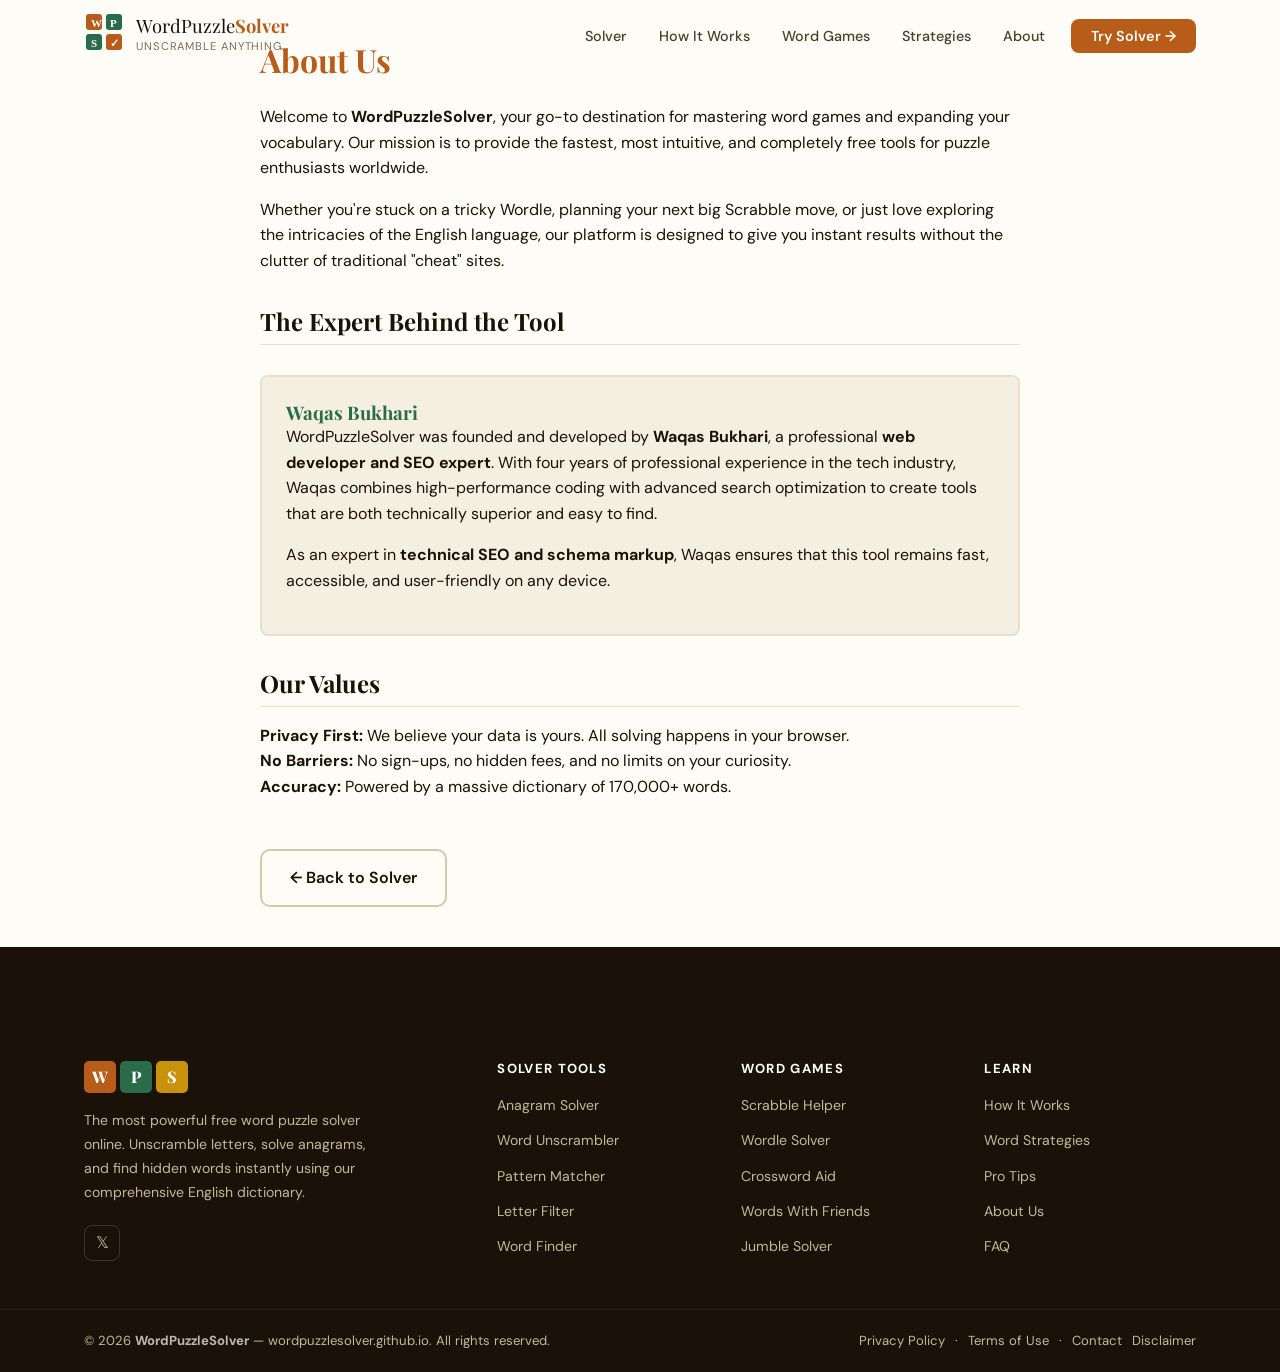
<file: about.html>
<!DOCTYPE html>
<html lang="en">
<head>
  <meta charset="UTF-8" />
  <meta name="viewport" content="width=device-width, initial-scale=1.0" />
  <title>About Us — WordPuzzleSolver</title>
  <meta name="description" content="Learn about the mission behind WordPuzzleSolver and the expert team of developers and SEOs who built it." />
  <link rel="stylesheet" href="css/style.css" />
      <link rel="icon" href="data:image/svg+xml,<svg xmlns='http://www.w3.org/2000/svg' viewBox='0 0 32 32'><rect x='1' y='1' width='13' height='13' rx='2' fill='%23B85C1A'/><rect x='18' y='1' width='13' height='13' rx='2' fill='%232A6B4A'/><rect x='1' y='18' width='13' height='13' rx='2' fill='%232A6B4A'/><rect x='18' y='18' width='13' height='13' rx='2' fill='%23B85C1A'/></svg>" />

  <style>
    .legal-content { max-width: 800px; margin: 40px auto; padding: 0 20px; line-height: 1.6; color: var(--text-1); }
    .legal-content h1 { margin-bottom: 24px; font-family: var(--font-display); color: var(--accent); }
    .legal-content h2 { margin-top: 32px; margin-bottom: 16px; border-bottom: 1px solid var(--border); padding-bottom: 8px; }
    .legal-content p { margin-bottom: 16px; }
    .profile-card { background: var(--bg-muted); border: 2px solid var(--border); padding: 24px; border-radius: var(--radius); margin-top: 30px; }
    .profile-card h3 { margin-top: 0; color: var(--accent-2); }
  </style>
</head>
<body>
  <main class="legal-content">
    <h1>About Us</h1>
    <p>Welcome to <strong>WordPuzzleSolver</strong>, your go-to destination for mastering word games and expanding your vocabulary. Our mission is to provide the fastest, most intuitive, and completely free tools for puzzle enthusiasts worldwide.</p>
    
    <p>Whether you're stuck on a tricky Wordle, planning your next big Scrabble move, or just love exploring the intricacies of the English language, our platform is designed to give you instant results without the clutter of traditional "cheat" sites.</p>

    <h2>The Expert Behind the Tool</h2>
    <div class="profile-card">
      <h3>Waqas Bukhari</h3>
      <p>WordPuzzleSolver was founded and developed by <strong>Waqas Bukhari</strong>, a professional <strong>web developer and SEO expert</strong>. With four years of professional experience in the tech industry, Waqas combines high-performance coding with advanced search optimization to create tools that are both technically superior and easy to find.</p>
      <p>As an expert in <strong>technical SEO and schema markup</strong>, Waqas ensures that this tool remains fast, accessible, and user-friendly on any device.</p>
    </div>

    <h2>Our Values</h2>
    <ul>
      <li><strong>Privacy First:</strong> We believe your data is yours. All solving happens in your browser.</li>
      <li><strong>No Barriers:</strong> No sign-ups, no hidden fees, and no limits on your curiosity.</li>
      <li><strong>Accuracy:</strong> Powered by a massive dictionary of 170,000+ words.</li>
    </ul>

    <div style="margin-top: 50px;">
        <a href="index.html" class="btn-secondary">← Back to Solver</a>
    </div>
  </main>
  <script src="js/header.js" defer></script>
  <script src="js/footer.js" defer></script>
</body>
</html>
</file>
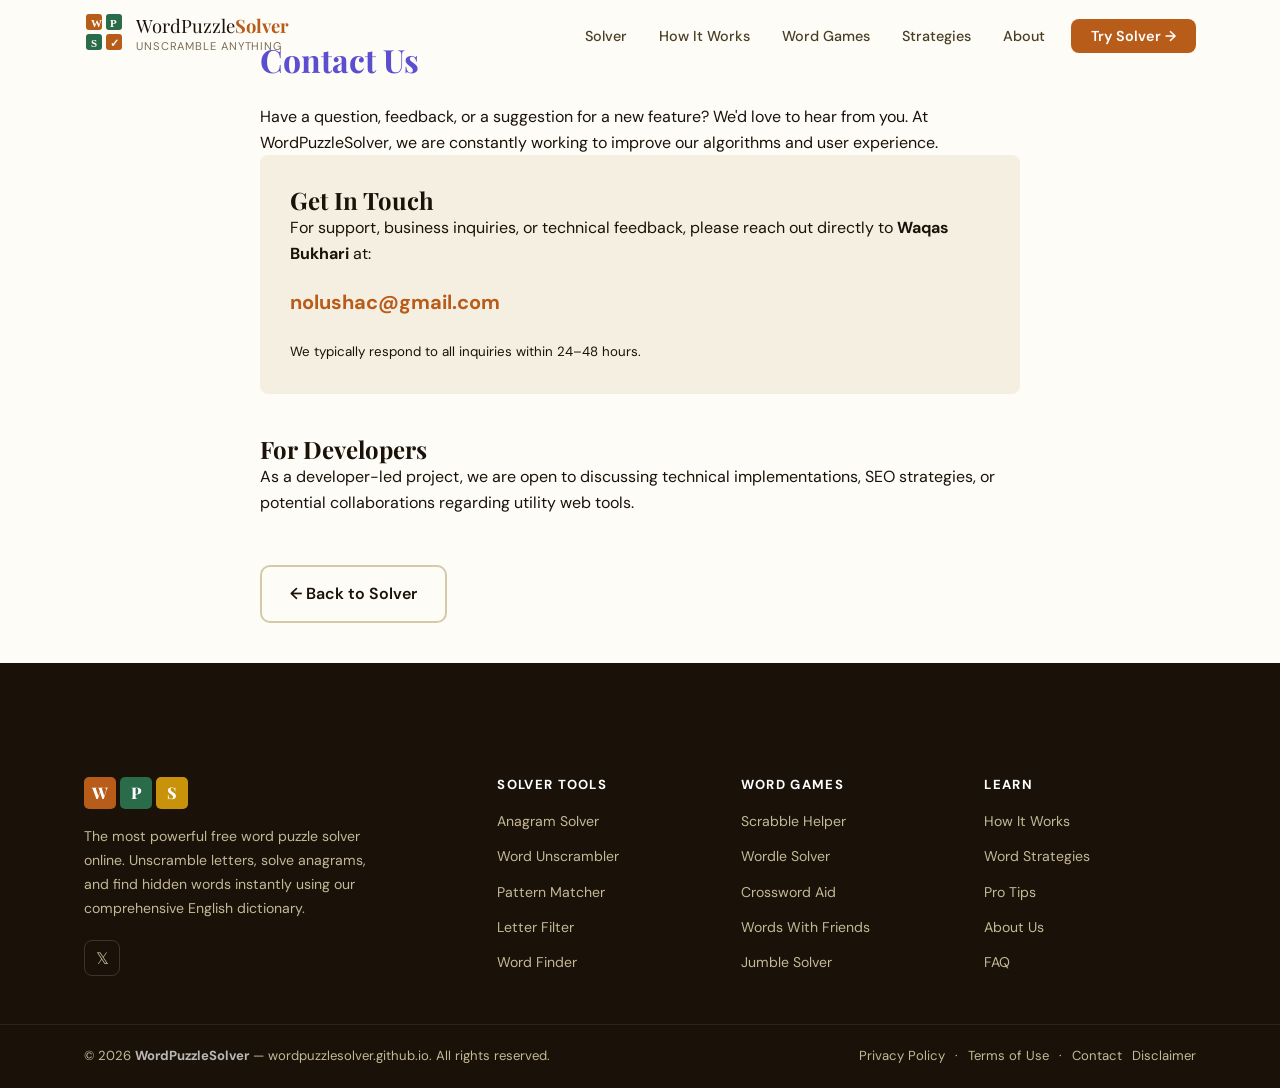
<file: contact.html>
<!DOCTYPE html>
<html lang="en">
<head>
  <meta charset="UTF-8" />
  <meta name="viewport" content="width=device-width, initial-scale=1.0" />
  <title>Contact Us — WordPuzzleSolver</title>
  <link rel="stylesheet" href="css/style.css" />
      <link rel="icon" href="data:image/svg+xml,<svg xmlns='http://www.w3.org/2000/svg' viewBox='0 0 32 32'><rect x='1' y='1' width='13' height='13' rx='2' fill='%23B85C1A'/><rect x='18' y='1' width='13' height='13' rx='2' fill='%232A6B4A'/><rect x='1' y='18' width='13' height='13' rx='2' fill='%232A6B4A'/><rect x='18' y='18' width='13' height='13' rx='2' fill='%23B85C1A'/></svg>" />

  <style>
    .legal-content { max-width: 800px; margin: 40px auto; padding: 0 20px; line-height: 1.6; color: var(--text-1); }
    .legal-content h1 { margin-bottom: 24px; font-family: var(--font-display); color: var(--accent-3); }
    .contact-box { background: var(--bg-muted); border: 3px solid var(--text-1); padding: 30px; border-radius: var(--radius); box-shadow: 8px 8px 0px var(--text-1); }
    .contact-email { font-size: 1.25rem; font-weight: bold; color: var(--accent); text-decoration: none; border-bottom: 2px solid transparent; transition: border 0.2s; }
    .contact-email:hover { border-bottom-color: var(--accent); }
  </style>
</head>
<body>
  <main class="legal-content">
    <h1>Contact Us</h1>
    <p>Have a question, feedback, or a suggestion for a new feature? We'd love to hear from you. At WordPuzzleSolver, we are constantly working to improve our algorithms and user experience.</p>

    <div class="contact-box">
      <h2>Get In Touch</h2>
      <p>For support, business inquiries, or technical feedback, please reach out directly to <strong>Waqas Bukhari</strong> at:</p>
      <p style="margin: 20px 0;">
        <a href="mailto:nolushac@gmail.com" class="contact-email">nolushac@gmail.com</a>
      </p>
      <p><small>We typically respond to all inquiries within 24–48 hours.</small></p>
    </div>

    <h2 style="margin-top: 40px;">For Developers</h2>
    <p>As a developer-led project, we are open to discussing technical implementations, SEO strategies, or potential collaborations regarding utility web tools.</p>

    <div style="margin-top: 50px;">
        <a href="index.html" class="btn-secondary">← Back to Solver</a>
    </div>
  </main>
  <script src="js/header.js" defer></script>
  <script src="js/footer.js" defer></script>
</body>
</html>
</file>
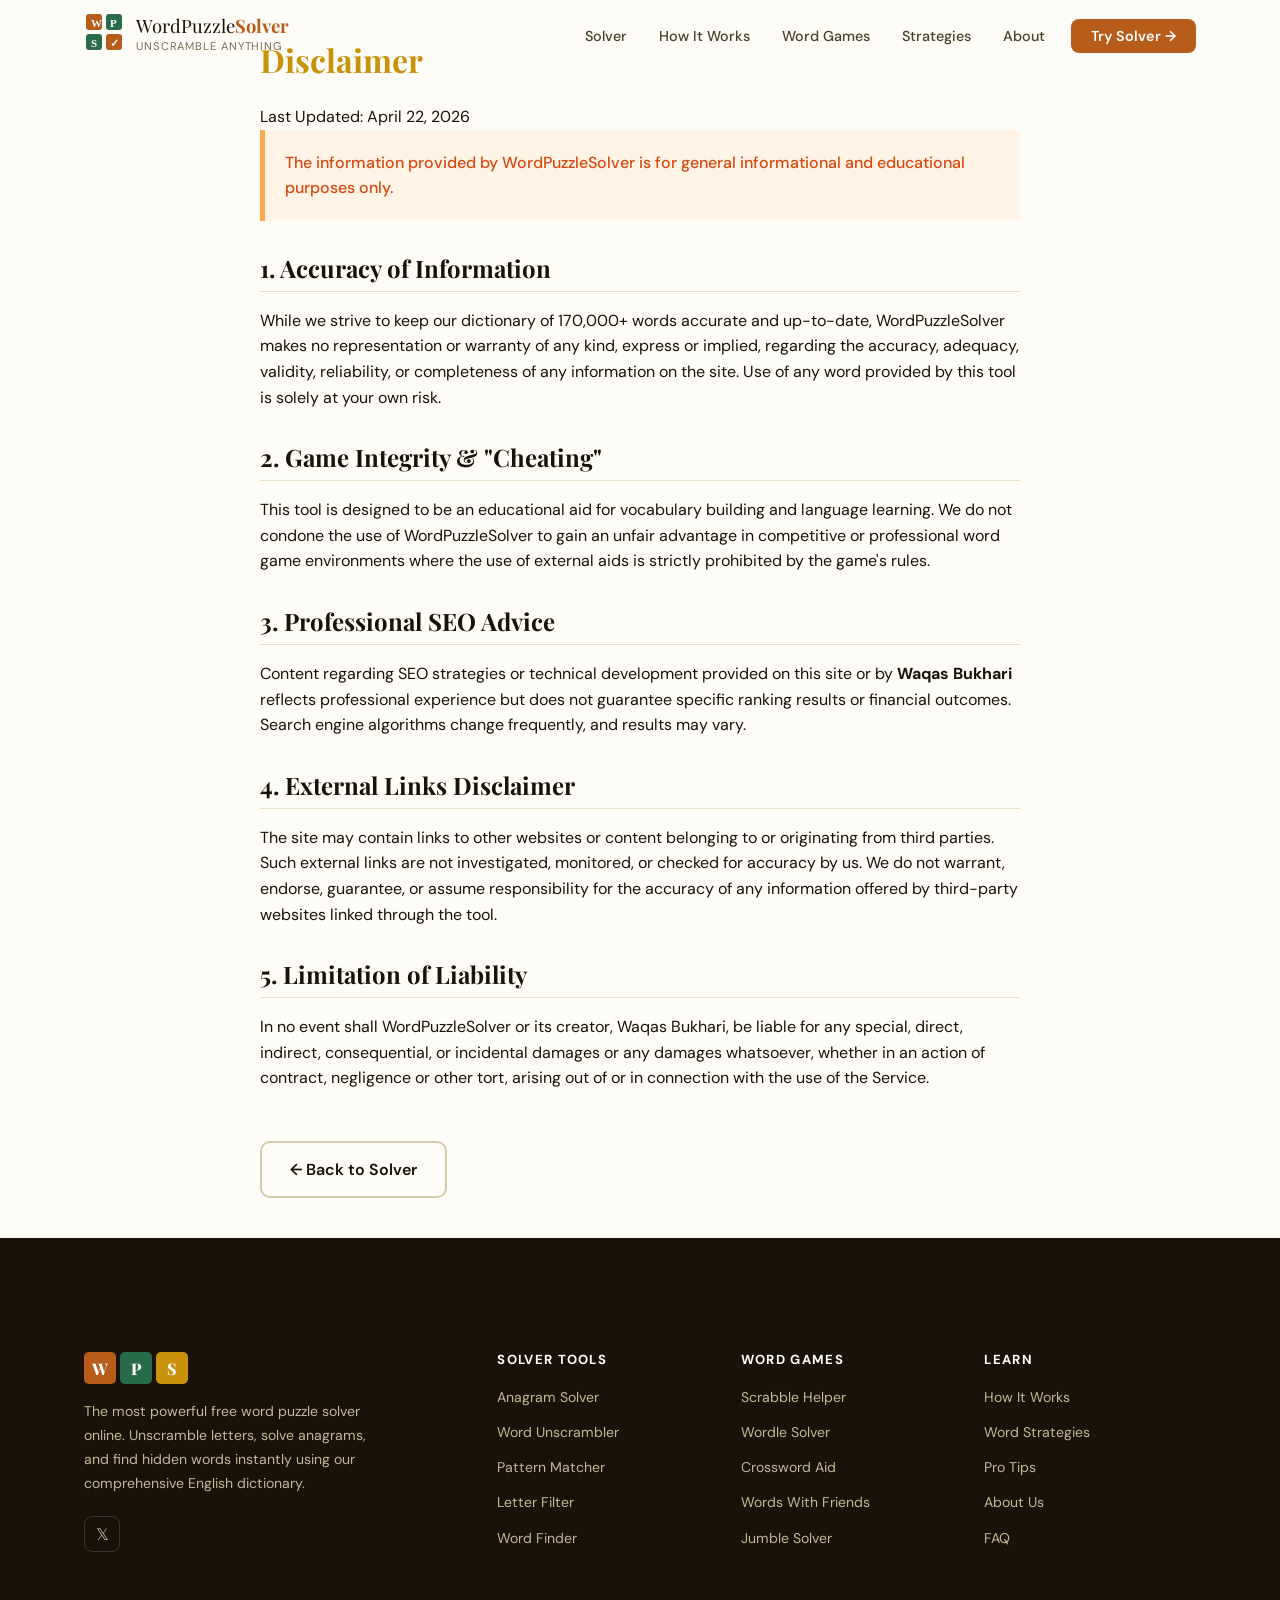
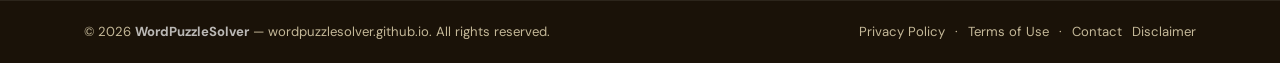
<file: disclaimer.html>
<!DOCTYPE html>
<html lang="en">
<head>
  <meta charset="UTF-8" />
  <meta name="viewport" content="width=device-width, initial-scale=1.0" />
  <title>Disclaimer — WordPuzzleSolver</title>
  <link rel="stylesheet" href="css/style.css" />
  <link rel="icon" href="data:image/svg+xml,<svg xmlns='http://www.w3.org/2000/svg' viewBox='0 0 32 32'><rect x='1' y='1' width='13' height='13' rx='2' fill='%23B85C1A'/><rect x='18' y='1' width='13' height='13' rx='2' fill='%232A6B4A'/><rect x='1' y='18' width='13' height='13' rx='2' fill='%232A6B4A'/><rect x='18' y='18' width='13' height='13' rx='2' fill='%23B85C1A'/></svg>" />

  <style>
    .legal-content { max-width: 800px; margin: 40px auto; padding: 0 20px; line-height: 1.6; color: var(--text-1); }
    .legal-content h1 { margin-bottom: 24px; font-family: var(--font-display); color: var(--gold); }
    .legal-content h2 { margin-top: 32px; margin-bottom: 16px; border-bottom: 1px solid var(--border); padding-bottom: 8px; }
    .disclaimer-notice { padding: 20px; background: #fff4e6; border-left: 5px solid #ffa94d; color: #d9480f; font-weight: 500; margin-bottom: 25px; }
  </style>
</head>
<body>
  <main class="legal-content">
    <h1>Disclaimer</h1>
    <p class="last-updated">Last Updated: April 22, 2026</p>

    <div class="disclaimer-notice">
      The information provided by WordPuzzleSolver is for general informational and educational purposes only.
    </div>

    <h2>1. Accuracy of Information</h2>
    <p>While we strive to keep our dictionary of 170,000+ words accurate and up-to-date, WordPuzzleSolver makes no representation or warranty of any kind, express or implied, regarding the accuracy, adequacy, validity, reliability, or completeness of any information on the site. Use of any word provided by this tool is solely at your own risk.</p>

    <h2>2. Game Integrity & "Cheating"</h2>
    <p>This tool is designed to be an educational aid for vocabulary building and language learning. We do not condone the use of WordPuzzleSolver to gain an unfair advantage in competitive or professional word game environments where the use of external aids is strictly prohibited by the game's rules.</p>

    <h2>3. Professional SEO Advice</h2>
    <p>Content regarding SEO strategies or technical development provided on this site or by <strong>Waqas Bukhari</strong> reflects professional experience but does not guarantee specific ranking results or financial outcomes. Search engine algorithms change frequently, and results may vary.</p>

    <h2>4. External Links Disclaimer</h2>
    <p>The site may contain links to other websites or content belonging to or originating from third parties. Such external links are not investigated, monitored, or checked for accuracy by us. We do not warrant, endorse, guarantee, or assume responsibility for the accuracy of any information offered by third-party websites linked through the tool.</p>

    <h2>5. Limitation of Liability</h2>
    <p>In no event shall WordPuzzleSolver or its creator, Waqas Bukhari, be liable for any special, direct, indirect, consequential, or incidental damages or any damages whatsoever, whether in an action of contract, negligence or other tort, arising out of or in connection with the use of the Service.</p>

    <div style="margin-top: 50px;">
        <a href="index.html" class="btn-secondary">← Back to Solver</a>
    </div>
  </main>
  <script src="js/header.js" defer></script>
  <script src="js/footer.js" defer></script>
</body>
</html>
</file>
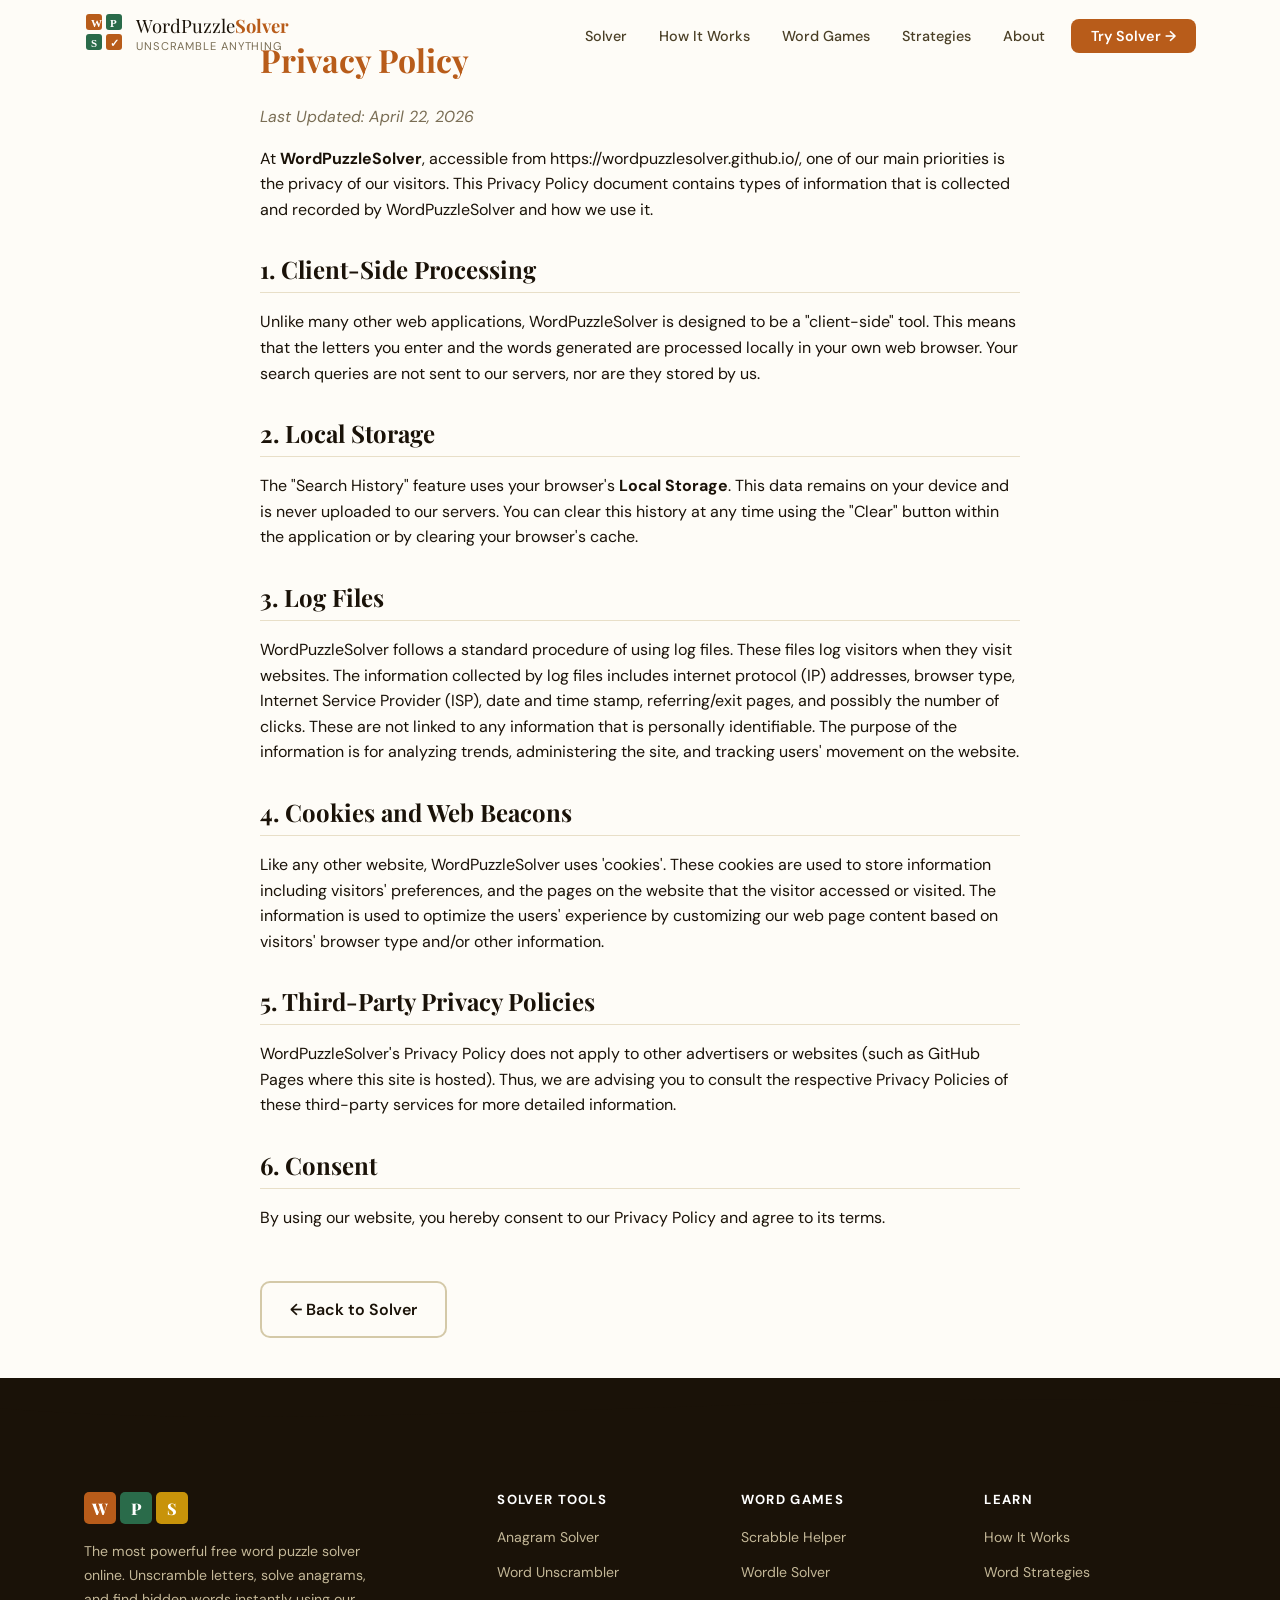
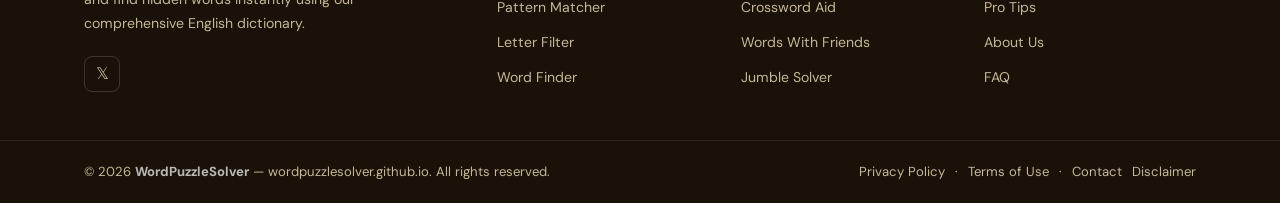
<file: privacy.html>
<!DOCTYPE html>
<html lang="en">
<head>
  <meta charset="UTF-8" />
  <meta name="viewport" content="width=device-width, initial-scale=1.0" />
  <title>Privacy Policy — WordPuzzleSolver</title>
  <meta name="description" content="Privacy Policy for WordPuzzleSolver. Learn how we handle your data." />
  <link rel="stylesheet" href="css/style.css" />
    <link rel="icon" href="data:image/svg+xml,<svg xmlns='http://www.w3.org/2000/svg' viewBox='0 0 32 32'><rect x='1' y='1' width='13' height='13' rx='2' fill='%23B85C1A'/><rect x='18' y='1' width='13' height='13' rx='2' fill='%232A6B4A'/><rect x='1' y='18' width='13' height='13' rx='2' fill='%232A6B4A'/><rect x='18' y='18' width='13' height='13' rx='2' fill='%23B85C1A'/></svg>" />

  <style>
    .legal-content { max-width: 800px; margin: 40px auto; padding: 0 20px; line-height: 1.6; color: var(--text-1); }
    .legal-content h1 { margin-bottom: 24px; font-family: var(--font-display); color: var(--accent); }
    .legal-content h2 { margin-top: 32px; margin-bottom: 16px; border-bottom: 1px solid var(--border); padding-bottom: 8px; }
    .legal-content p { margin-bottom: 16px; }
    .legal-content ul { margin-bottom: 16px; padding-left: 20px; }
    .legal-content li { margin-bottom: 8px; }
    .last-updated { font-style: italic; color: var(--text-3); margin-bottom: 40px; }
  </style>
</head>
<body>
  <main class="legal-content">
    <h1>Privacy Policy</h1>
    <p class="last-updated">Last Updated: April 22, 2026</p>

    <section>
      <p>At <strong>WordPuzzleSolver</strong>, accessible from https://wordpuzzlesolver.github.io/, one of our main priorities is the privacy of our visitors. This Privacy Policy document contains types of information that is collected and recorded by WordPuzzleSolver and how we use it.</p>
    </section>

    <h2>1. Client-Side Processing</h2>
    <p>Unlike many other web applications, WordPuzzleSolver is designed to be a "client-side" tool. This means that the letters you enter and the words generated are processed locally in your own web browser. Your search queries are not sent to our servers, nor are they stored by us.</p>

    <h2>2. Local Storage</h2>
    <p>The "Search History" feature uses your browser's <strong>Local Storage</strong>. This data remains on your device and is never uploaded to our servers. You can clear this history at any time using the "Clear" button within the application or by clearing your browser's cache.</p>

    <h2>3. Log Files</h2>
    <p>WordPuzzleSolver follows a standard procedure of using log files. These files log visitors when they visit websites. The information collected by log files includes internet protocol (IP) addresses, browser type, Internet Service Provider (ISP), date and time stamp, referring/exit pages, and possibly the number of clicks. These are not linked to any information that is personally identifiable. The purpose of the information is for analyzing trends, administering the site, and tracking users' movement on the website.</p>

    <h2>4. Cookies and Web Beacons</h2>
    <p>Like any other website, WordPuzzleSolver uses 'cookies'. These cookies are used to store information including visitors' preferences, and the pages on the website that the visitor accessed or visited. The information is used to optimize the users' experience by customizing our web page content based on visitors' browser type and/or other information.</p>

    <h2>5. Third-Party Privacy Policies</h2>
    <p>WordPuzzleSolver's Privacy Policy does not apply to other advertisers or websites (such as GitHub Pages where this site is hosted). Thus, we are advising you to consult the respective Privacy Policies of these third-party services for more detailed information.</p>

    <h2>6. Consent</h2>
    <p>By using our website, you hereby consent to our Privacy Policy and agree to its terms.</p>
    
    <div style="margin-top: 50px;">
        <a href="index.html" class="btn-secondary">← Back to Solver</a>
    </div>
  </main>
  <script src="js/header.js" defer></script>
  <script src="js/footer.js" defer></script>
</body>
</html>
</file>
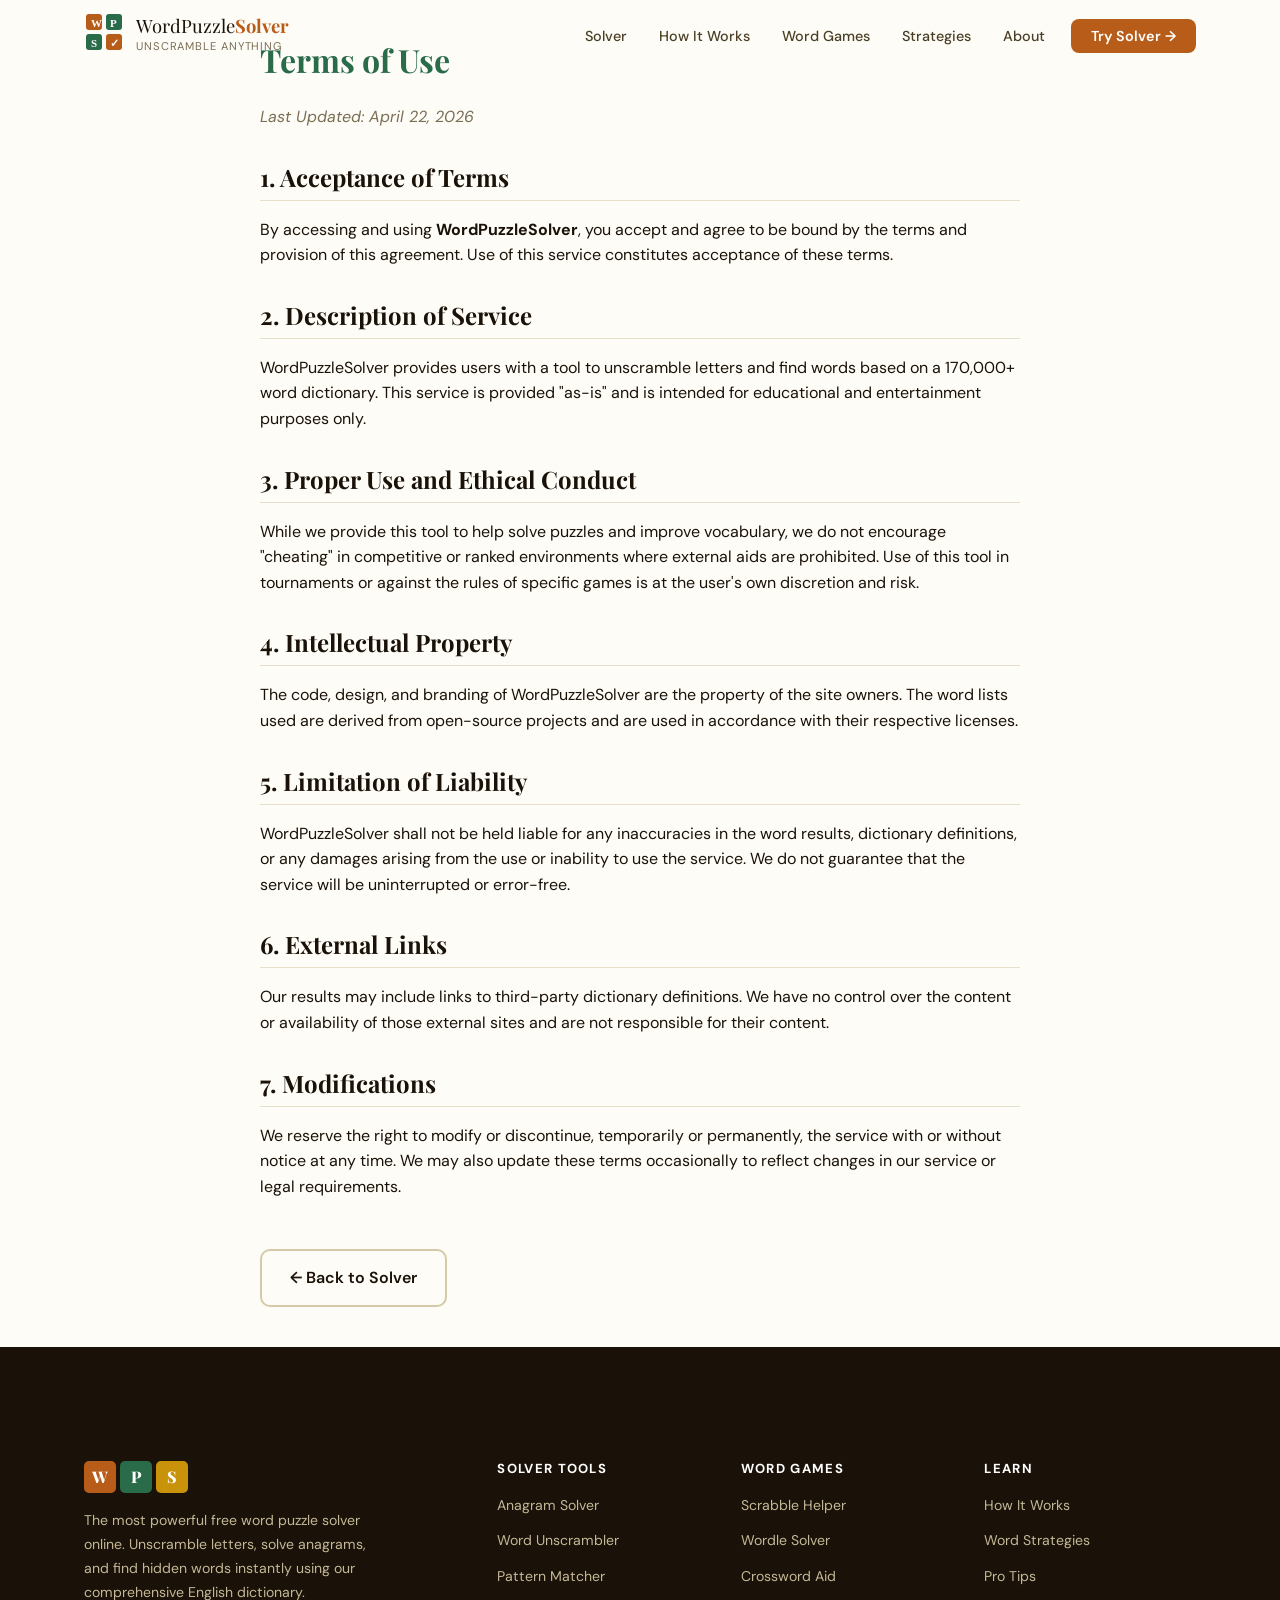
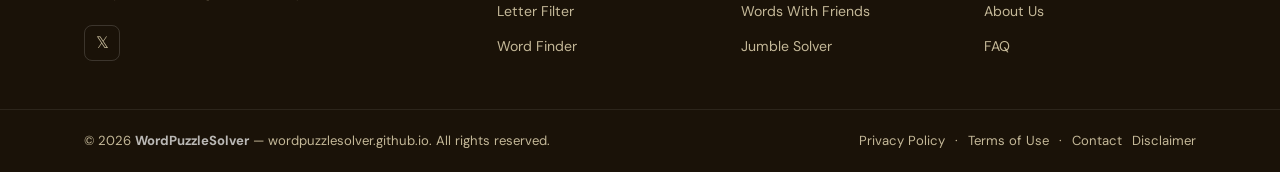
<file: terms.html>
<!DOCTYPE html>
<html lang="en">
<head>
  <meta charset="UTF-8" />
  <meta name="viewport" content="width=device-width, initial-scale=1.0" />
  <title>Terms of Use — WordPuzzleSolver</title>
  <meta name="description" content="Terms of Use for WordPuzzleSolver. Guidelines for using our free tool." />
  <link rel="stylesheet" href="css/style.css" />
    <link rel="icon" href="data:image/svg+xml,<svg xmlns='http://www.w3.org/2000/svg' viewBox='0 0 32 32'><rect x='1' y='1' width='13' height='13' rx='2' fill='%23B85C1A'/><rect x='18' y='1' width='13' height='13' rx='2' fill='%232A6B4A'/><rect x='1' y='18' width='13' height='13' rx='2' fill='%232A6B4A'/><rect x='18' y='18' width='13' height='13' rx='2' fill='%23B85C1A'/></svg>" />

  <style>
    .legal-content { max-width: 800px; margin: 40px auto; padding: 0 20px; line-height: 1.6; color: var(--text-1); }
    .legal-content h1 { margin-bottom: 24px; font-family: var(--font-display); color: var(--accent-2); }
    .legal-content h2 { margin-top: 32px; margin-bottom: 16px; border-bottom: 1px solid var(--border); padding-bottom: 8px; }
    .legal-content p { margin-bottom: 16px; }
    .last-updated { font-style: italic; color: var(--text-3); margin-bottom: 40px; }
  </style>
</head>
<body>
  <main class="legal-content">
    <h1>Terms of Use</h1>
    <p class="last-updated">Last Updated: April 22, 2026</p>

    <h2>1. Acceptance of Terms</h2>
    <p>By accessing and using <strong>WordPuzzleSolver</strong>, you accept and agree to be bound by the terms and provision of this agreement. Use of this service constitutes acceptance of these terms.</p>

    <h2>2. Description of Service</h2>
    <p>WordPuzzleSolver provides users with a tool to unscramble letters and find words based on a 170,000+ word dictionary. This service is provided "as-is" and is intended for educational and entertainment purposes only.</p>

    <h2>3. Proper Use and Ethical Conduct</h2>
    <p>While we provide this tool to help solve puzzles and improve vocabulary, we do not encourage "cheating" in competitive or ranked environments where external aids are prohibited. Use of this tool in tournaments or against the rules of specific games is at the user's own discretion and risk.</p>

    <h2>4. Intellectual Property</h2>
    <p>The code, design, and branding of WordPuzzleSolver are the property of the site owners. The word lists used are derived from open-source projects and are used in accordance with their respective licenses.</p>

    <h2>5. Limitation of Liability</h2>
    <p>WordPuzzleSolver shall not be held liable for any inaccuracies in the word results, dictionary definitions, or any damages arising from the use or inability to use the service. We do not guarantee that the service will be uninterrupted or error-free.</p>

    <h2>6. External Links</h2>
    <p>Our results may include links to third-party dictionary definitions. We have no control over the content or availability of those external sites and are not responsible for their content.</p>

    <h2>7. Modifications</h2>
    <p>We reserve the right to modify or discontinue, temporarily or permanently, the service with or without notice at any time. We may also update these terms occasionally to reflect changes in our service or legal requirements.</p>

    <div style="margin-top: 50px;">
        <a href="index.html" class="btn-secondary">← Back to Solver</a>
    </div>
  </main>
  <script src="js/header.js" defer></script>
  <script src="js/footer.js" defer></script>
</body>
</html>
</file>
<file: css/style.css>
/* ═══════════════════════════════════════════════
   WordPuzzleSolver — Main Stylesheet
   Theme: Editorial Light / Academic Warmth
   ═══════════════════════════════════════════════ */

/* ── Fonts ── */
@import url('https://fonts.googleapis.com/css2?family=Playfair+Display:ital,wght@0,700;0,900;1,700&family=DM+Sans:wght@300;400;500;600&family=DM+Mono:wght@400;500&display=swap');

/* ── CSS Variables ── */
:root {
  --bg: #FEFCF7;
  --bg-warm: #FDF6E9;
  --bg-muted: #F5EFE2;
  --surface: #FFFFFF;
  --surface-2: #FBF8F2;
  --border: #E8DFC8;
  --border-2: #D4C9A8;
  --text: #1A1208;
  --text-2: #4A3F26;
  --text-3: #7A6E55;
  --accent: #B85C1A;
  --accent-hover: #9A4B12;
  --accent-2: #2A6B4A;
  --accent-2-hover: #1E5238;
  --accent-3: #5B4FCF;
  --gold: #C8930A;
  --gold-light: #F2D97A;
  --tile-bg: #FFFFFF;
  --tile-shadow: 0 4px 12px rgba(184,92,26,0.15);
  --footer-bg: #1A1208;
  --footer-text: #C4B898;
  --header-h: 72px;
  --radius: 8px;
  --radius-lg: 16px;
  --shadow-sm: 0 2px 8px rgba(26,18,8,0.08);
  --shadow: 0 6px 24px rgba(26,18,8,0.10);
  --shadow-lg: 0 16px 48px rgba(26,18,8,0.14);
  --font-display: 'Playfair Display', Georgia, serif;
  --font-body: 'DM Sans', sans-serif;
  --font-mono: 'DM Mono', monospace;
  --transition: 0.25s cubic-bezier(0.4, 0, 0.2, 1);
}

/* ── Reset ── */
*, *::before, *::after { box-sizing: border-box; margin: 0; padding: 0; }
html { scroll-behavior: smooth; font-size: 16px; }
body {
  font-family: var(--font-body);
  background: var(--bg);
  color: var(--text);
  line-height: 1.7;
  min-height: 100vh;
  overflow-x: hidden;
}
img { max-width: 100%; display: block; }
a { color: inherit; text-decoration: none; }
ul { list-style: none; }
button { cursor: pointer; border: none; background: none; font-family: inherit; }
input, select { font-family: inherit; }
h1, h2, h3, h4, h5 { font-family: var(--font-display); line-height: 1.25; }

/* ── Utilities ── */
.container { max-width: 1160px; margin: 0 auto; padding: 0 24px; }
.text-center { text-align: center; }

/* ═══ HEADER ═══ */
#site-header {
  position: fixed; top: 0; left: 0; right: 0; z-index: 1000;
  transition: background var(--transition), box-shadow var(--transition);
}
.navbar {
  background: transparent;
  transition: background var(--transition), box-shadow var(--transition);
}
#site-header.scrolled .navbar {
  background: rgba(254,252,247,0.96);
  backdrop-filter: blur(12px);
  box-shadow: 0 2px 20px rgba(26,18,8,0.08);
}
.nav-container {
  max-width: 1160px; margin: 0 auto; padding: 0 24px;
  display: flex; align-items: center; gap: 24px;
  height: var(--header-h);
}
.nav-brand { display: flex; align-items: center; gap: 12px; flex-shrink: 0; }
.brand-icon svg { width: 40px; height: 40px; }
.brand-text { display: flex; flex-direction: column; }
.brand-name { font-family: var(--font-display); font-size: 1.15rem; color: var(--text); line-height: 1.1; }
.brand-name strong { color: var(--accent); }
.brand-tagline { font-size: 0.7rem; color: var(--text-3); letter-spacing: 0.08em; text-transform: uppercase; }
.nav-menu {
  display: flex; align-items: center; gap: 4px;
  margin-left: auto;
}
.nav-link {
  padding: 6px 14px;
  font-size: 0.9rem; font-weight: 500;
  color: var(--text-2);
  border-radius: 6px;
  transition: color var(--transition), background var(--transition);
}
.nav-link:hover, .nav-link.active {
  color: var(--accent); background: rgba(184,92,26,0.06);
}
.nav-cta {
  padding: 8px 20px;
  background: var(--accent); color: #fff;
  border-radius: 8px; font-size: 0.9rem; font-weight: 600;
  transition: background var(--transition), transform var(--transition);
  margin-left: 8px;
}
.nav-cta:hover { background: var(--accent-hover); transform: translateY(-1px); }
.nav-toggle {
  display: none; flex-direction: column; gap: 5px;
  width: 28px; padding: 4px; margin-left: auto;
}
.nav-toggle span {
  display: block; width: 100%; height: 2px;
  background: var(--text);
  border-radius: 2px;
  transition: all var(--transition);
}
.nav-toggle.active span:nth-child(1) { transform: translateY(7px) rotate(45deg); }
.nav-toggle.active span:nth-child(2) { opacity: 0; }
.nav-toggle.active span:nth-child(3) { transform: translateY(-7px) rotate(-45deg); }

/* ═══ SECTION LABELS ═══ */
.section-label {
  display: inline-flex; align-items: center; gap: 8px;
  font-size: 0.75rem; font-weight: 600; letter-spacing: 0.12em;
  text-transform: uppercase; color: var(--accent);
  background: rgba(184,92,26,0.08);
  padding: 5px 14px; border-radius: 100px;
  margin-bottom: 16px;
}
.section-title {
  font-family: var(--font-display);
  font-size: clamp(2rem, 4vw, 2.8rem);
  color: var(--text); margin-bottom: 16px;
}
.section-sub {
  font-size: 1.05rem; color: var(--text-2); max-width: 560px;
  line-height: 1.7;
}

/* ═══ HERO SECTION ═══ */
#hero {
  min-height: 100vh;
  display: flex; align-items: center;
  background: var(--bg-warm);
  padding-top: var(--header-h);
  position: relative; overflow: hidden;
}
.hero-bg-pattern {
  position: absolute; inset: 0; opacity: 0.04;
  background-image:
    repeating-linear-gradient(0deg, var(--accent) 0, var(--accent) 1px, transparent 1px, transparent 48px),
    repeating-linear-gradient(90deg, var(--accent) 0, var(--accent) 1px, transparent 1px, transparent 48px);
  pointer-events: none;
}
.hero-letters-bg {
  position: absolute; inset: 0; overflow: hidden; pointer-events: none;
}
.floating-letter {
  position: absolute;
  font-family: var(--font-display);
  font-size: clamp(48px, 8vw, 120px);
  font-weight: 900;
  color: rgba(184,92,26,0.06);
  animation: floatLetter 8s ease-in-out infinite;
  user-select: none;
}
@keyframes floatLetter {
  0%, 100% { transform: translateY(0) rotate(var(--rot)); }
  50% { transform: translateY(-20px) rotate(calc(var(--rot) + 5deg)); }
}
.hero-content {
  position: relative; z-index: 1;
  max-width: 1160px; margin: 0 auto; padding: 80px 24px;
  display: grid; grid-template-columns: 1fr 1fr; gap: 64px;
  align-items: center;
}
.hero-eyebrow {
  display: inline-flex; align-items: center; gap: 8px;
  background: var(--gold-light); color: var(--text);
  font-size: 0.78rem; font-weight: 600; letter-spacing: 0.1em;
  text-transform: uppercase; padding: 5px 14px; border-radius: 100px;
  margin-bottom: 20px;
}
.hero-eyebrow::before { content: '★'; color: var(--gold); }
.hero-title {
  font-family: var(--font-display);
  font-size: clamp(2.4rem, 5vw, 3.8rem);
  line-height: 1.15;
  color: var(--text);
  margin-bottom: 20px;
}
.hero-title em { color: var(--accent); font-style: italic; }
.hero-desc {
  font-size: 1.1rem; color: var(--text-2); line-height: 1.75;
  margin-bottom: 32px; max-width: 480px;
}
.hero-actions { display: flex; gap: 12px; flex-wrap: wrap; }
.btn-primary {
  display: inline-flex; align-items: center; gap: 8px;
  background: var(--accent); color: #fff;
  padding: 14px 28px; border-radius: 10px;
  font-size: 1rem; font-weight: 600;
  transition: all var(--transition);
  box-shadow: 0 4px 20px rgba(184,92,26,0.3);
}
.btn-primary:hover { background: var(--accent-hover); transform: translateY(-2px); box-shadow: 0 8px 28px rgba(184,92,26,0.35); }
.btn-secondary {
  display: inline-flex; align-items: center; gap: 8px;
  background: transparent; color: var(--text);
  padding: 14px 28px; border-radius: 10px;
  font-size: 1rem; font-weight: 600;
  border: 2px solid var(--border-2);
  transition: all var(--transition);
}
.btn-secondary:hover { border-color: var(--accent); color: var(--accent); background: rgba(184,92,26,0.04); }
.hero-visual { position: relative; }
.hero-card {
  background: var(--surface);
  border-radius: var(--radius-lg);
  box-shadow: var(--shadow-lg);
  overflow: hidden;
  border: 1px solid var(--border);
}
.hero-card-header {
  background: var(--accent);
  padding: 14px 20px;
  display: flex; align-items: center; gap: 8px;
}
.hc-dots { display: flex; gap: 6px; }
.hc-dots span {
  width: 10px; height: 10px; border-radius: 50%;
  background: rgba(255,255,255,0.4);
}
.hc-dots span:first-child { background: rgba(255,255,255,0.8); }
.hero-card-header span.hc-title { color: rgba(255,255,255,0.9); font-size: 0.85rem; font-weight: 500; margin-left: 4px; }
.hero-card-body { padding: 24px; }
.demo-input-row { display: flex; gap: 8px; margin-bottom: 16px; }
.demo-input {
  flex: 1; padding: 12px 16px;
  border: 2px solid var(--border-2); border-radius: 8px;
  font-size: 1.1rem; font-family: var(--font-mono);
  font-weight: 600; text-transform: uppercase;
  color: var(--text); background: var(--bg-warm);
  letter-spacing: 0.1em;
}
.demo-solve-btn {
  padding: 12px 20px;
  background: var(--accent); color: #fff;
  border-radius: 8px; font-size: 0.9rem; font-weight: 600;
  transition: background var(--transition);
}
.demo-solve-btn:hover { background: var(--accent-hover); }
.demo-tiles { display: flex; flex-wrap: wrap; gap: 6px; margin-bottom: 14px; }
.demo-tile {
  width: 38px; height: 38px;
  display: flex; align-items: center; justify-content: center;
  background: var(--bg-warm); border: 2px solid var(--border-2);
  border-radius: 6px; font-family: var(--font-display);
  font-size: 1rem; font-weight: 700; color: var(--accent);
  animation: tileIn 0.3s both;
}
@keyframes tileIn { from { transform: scale(0.7) rotate(-10deg); opacity: 0; } to { transform: scale(1) rotate(0); opacity: 1; } }
.demo-results { display: flex; flex-wrap: wrap; gap: 6px; }
.demo-word {
  padding: 4px 12px; border-radius: 100px;
  background: rgba(42,107,74,0.1); color: var(--accent-2);
  font-size: 0.85rem; font-weight: 600;
  animation: wordPop 0.3s both;
}
@keyframes wordPop { from { transform: scale(0.8); opacity: 0; } to { transform: scale(1); opacity: 1; } }

/* ═══ STATS BAR ═══ */
#stats-bar {
  background: var(--text);
  padding: 32px 0;
}
.stats-grid {
  max-width: 1160px; margin: 0 auto; padding: 0 24px;
  display: grid; grid-template-columns: repeat(4, 1fr);
  gap: 32px;
}
.stat-item { text-align: center; }
.stat-number {
  font-family: var(--font-display);
  font-size: 2.4rem; font-weight: 900;
  color: var(--gold-light); display: block;
  line-height: 1;
}
.stat-label { font-size: 0.85rem; color: rgba(255,255,255,0.55); margin-top: 4px; text-transform: uppercase; letter-spacing: 0.06em; }

/* ═══ SOLVER SECTION ═══ */
#solver {
  padding: 100px 0;
  background: var(--bg);
}
.solver-layout {
  max-width: 1160px; margin: 0 auto; padding: 0 24px;
  display: grid; grid-template-columns: 360px 1fr;
  gap: 40px; align-items: start;
}
.solver-panel {
  background: var(--surface);
  border-radius: var(--radius-lg);
  border: 1px solid var(--border);
  box-shadow: var(--shadow);
  overflow: hidden;
  position: sticky; top: 88px;
}
.solver-panel-header {
  background: linear-gradient(135deg, var(--accent) 0%, #8B3A0E 100%);
  padding: 20px 24px;
}
.solver-panel-header h2 {
  font-family: var(--font-display);
  color: #fff; font-size: 1.3rem; margin-bottom: 4px;
}
.solver-panel-header p { color: rgba(255,255,255,0.75); font-size: 0.85rem; }
.word-count-badge {
  display: inline-flex; align-items: center; gap: 6px;
  background: rgba(255,255,255,0.15);
  color: rgba(255,255,255,0.9);
  font-size: 0.78rem; padding: 3px 10px; border-radius: 100px; margin-top: 8px;
}
.solver-form { padding: 24px; display: flex; flex-direction: column; gap: 16px; }
.form-group { display: flex; flex-direction: column; gap: 6px; }
.form-label {
  font-size: 0.82rem; font-weight: 600;
  color: var(--text-2); text-transform: uppercase; letter-spacing: 0.06em;
}
.form-input {
  padding: 12px 16px;
  border: 2px solid var(--border);
  border-radius: var(--radius);
  font-size: 1rem; color: var(--text);
  background: var(--bg-warm);
  transition: border-color var(--transition), box-shadow var(--transition);
  width: 100%;
}
.form-input:focus {
  outline: none;
  border-color: var(--accent);
  box-shadow: 0 0 0 4px rgba(184,92,26,0.1);
}
.form-input.mono { font-family: var(--font-mono); font-size: 1.1rem; font-weight: 600; text-transform: uppercase; letter-spacing: 0.08em; }
.tile-preview {
  display: flex; flex-wrap: wrap; gap: 5px; min-height: 36px;
  padding: 6px 0;
}
.letter-tile {
  display: inline-flex; align-items: center; justify-content: center;
  width: 32px; height: 32px;
  background: var(--accent); color: #fff;
  font-family: var(--font-display);
  font-weight: 700; font-size: 0.9rem;
  border-radius: 5px;
  animation: tileIn 0.2s both;
  box-shadow: 0 2px 6px rgba(184,92,26,0.2);
}
.inline-pair { display: grid; grid-template-columns: 1fr 1fr; gap: 10px; }
.toggle-advanced-btn {
  font-size: 0.82rem; color: var(--accent); font-weight: 600;
  padding: 4px 0; text-align: left;
  transition: color var(--transition);
}
.toggle-advanced-btn:hover { color: var(--accent-hover); }
.advanced-panel {
  display: none; flex-direction: column; gap: 12px;
}
.advanced-panel.open { display: flex; }
.solver-actions { display: flex; gap: 8px; }
.btn-solve {
  flex: 1; padding: 14px;
  background: var(--accent); color: #fff;
  border-radius: var(--radius); font-size: 1rem; font-weight: 700;
  transition: all var(--transition);
  box-shadow: 0 4px 16px rgba(184,92,26,0.25);
}
.btn-solve:hover { background: var(--accent-hover); transform: translateY(-1px); }
.btn-clear {
  padding: 14px 18px;
  border: 2px solid var(--border-2); color: var(--text-2);
  border-radius: var(--radius); font-size: 0.9rem; font-weight: 600;
  transition: all var(--transition);
}
.btn-clear:hover { border-color: var(--accent); color: var(--accent); }

/* Results Panel */
.results-panel {
  background: var(--surface);
  border-radius: var(--radius-lg);
  border: 1px solid var(--border);
  box-shadow: var(--shadow);
  min-height: 500px; display: flex; flex-direction: column;
}
.results-panel-header {
  padding: 16px 24px;
  border-bottom: 1px solid var(--border);
  display: flex; align-items: center; justify-content: space-between; flex-wrap: wrap; gap: 8px;
}
.result-stats { font-size: 0.9rem; color: var(--text-2); }
.result-stats strong { color: var(--accent); font-size: 1.1rem; }
.btn-copy {
  padding: 6px 16px;
  border: 2px solid var(--border-2);
  border-radius: 6px;
  font-size: 0.82rem; font-weight: 600; color: var(--text-2);
  transition: all var(--transition);
}
.btn-copy:hover { border-color: var(--accent-2); color: var(--accent-2); }
#resultsContainer { flex: 1; padding: 20px; }

.idle-state, .empty-state, .loading-state {
  display: flex; flex-direction: column;
  align-items: center; justify-content: center;
  min-height: 300px; gap: 12px;
  color: var(--text-3);
}
.empty-icon { font-size: 2.5rem; }
.empty-state h3 { font-size: 1.1rem; color: var(--text-2); }
.empty-state p { font-size: 0.9rem; max-width: 320px; text-align: center; }

/* Results Tabs */
.results-tabs {
  display: flex; flex-wrap: wrap; gap: 6px; margin-bottom: 16px;
}
.tab-btn {
  padding: 5px 14px;
  border: 2px solid var(--border);
  border-radius: 100px;
  font-size: 0.8rem; font-weight: 600; color: var(--text-2);
  transition: all var(--transition);
}
.tab-btn:hover { border-color: var(--accent); color: var(--accent); }
.tab-btn.active {
  background: var(--accent); border-color: var(--accent); color: #fff;
}
.results-group { display: none; flex-wrap: wrap; gap: 6px; }
.results-group.active { display: flex; }
.word-chip {
  padding: 6px 14px;
  background: var(--bg-warm);
  border: 1.5px solid var(--border);
  border-radius: 6px;
  font-family: var(--font-mono);
  font-size: 0.85rem; font-weight: 600; color: var(--text);
  transition: all var(--transition);
  animation: wordPop 0.3s both;
}
.word-chip:hover {
  background: var(--accent); color: #fff;
  border-color: var(--accent);
  transform: translateY(-2px);
  box-shadow: 0 4px 12px rgba(184,92,26,0.2);
}

/* Spinner */
.spinner {
  width: 32px; height: 32px;
  border: 3px solid var(--border);
  border-top-color: var(--accent);
  border-radius: 50%;
  animation: spin 0.8s linear infinite;
}
.spinner.small { width: 20px; height: 20px; }
@keyframes spin { to { transform: rotate(360deg); } }

/* History */
.history-section { padding: 16px 24px; border-top: 1px solid var(--border); }
.history-label { font-size: 0.78rem; font-weight: 600; color: var(--text-3); text-transform: uppercase; letter-spacing: 0.08em; margin-bottom: 8px; }
#searchHistory { display: flex; flex-wrap: wrap; gap: 6px; }
.history-chip {
  display: flex; align-items: center; gap: 6px;
  padding: 5px 12px;
  background: var(--bg-warm); border: 1.5px solid var(--border);
  border-radius: 6px; cursor: pointer;
  transition: all var(--transition);
}
.history-chip:hover { border-color: var(--accent); background: rgba(184,92,26,0.06); }
.history-letters { font-family: var(--font-mono); font-size: 0.8rem; font-weight: 600; color: var(--text); }
.history-count { font-size: 0.72rem; color: var(--text-3); }
.history-empty { font-size: 0.85rem; color: var(--text-3); }

/* ═══ HOW IT WORKS ═══ */
#how-it-works {
  padding: 100px 0;
  background: var(--bg-warm);
  position: relative;
}
.how-inner { max-width: 1160px; margin: 0 auto; padding: 0 24px; }
.how-header { text-align: center; margin-bottom: 64px; }
.steps-grid {
  display: grid; grid-template-columns: repeat(3, 1fr);
  gap: 32px; position: relative;
}
.steps-grid::before {
  content: '';
  position: absolute; top: 52px; left: 15%; right: 15%;
  height: 2px;
  background: repeating-linear-gradient(90deg, var(--border-2) 0, var(--border-2) 8px, transparent 8px, transparent 16px);
}
.step-card {
  background: var(--surface);
  border-radius: var(--radius-lg);
  padding: 32px 28px;
  text-align: center;
  border: 1px solid var(--border);
  box-shadow: var(--shadow-sm);
  position: relative; z-index: 1;
  transition: transform var(--transition), box-shadow var(--transition);
}
.step-card:hover { transform: translateY(-6px); box-shadow: var(--shadow); }
.step-number {
  width: 56px; height: 56px;
  background: var(--accent);
  color: #fff; font-family: var(--font-display);
  font-size: 1.4rem; font-weight: 900;
  border-radius: 50%;
  display: flex; align-items: center; justify-content: center;
  margin: 0 auto 20px;
  box-shadow: 0 4px 16px rgba(184,92,26,0.3);
}
.step-card h3 { font-family: var(--font-display); font-size: 1.25rem; margin-bottom: 12px; }
.step-card p { font-size: 0.95rem; color: var(--text-2); line-height: 1.7; }

/* ═══ WORD GAMES ═══ */
#word-games {
  padding: 100px 0;
  background: var(--bg);
}
.games-inner { max-width: 1160px; margin: 0 auto; padding: 0 24px; }
.games-header { margin-bottom: 56px; }
.games-grid {
  display: grid; grid-template-columns: repeat(3, 1fr);
  gap: 24px;
}
.game-card {
  background: var(--surface);
  border: 1px solid var(--border);
  border-radius: var(--radius-lg);
  padding: 28px 24px;
  transition: all var(--transition);
  cursor: pointer;
  position: relative; overflow: hidden;
}
.game-card::before {
  content: '';
  position: absolute; top: 0; left: 0; right: 0; height: 4px;
  background: var(--card-accent, var(--accent));
  transform: scaleX(0); transform-origin: left;
  transition: transform var(--transition);
}
.game-card:hover { transform: translateY(-4px); box-shadow: var(--shadow); }
.game-card:hover::before { transform: scaleX(1); }
.game-icon { font-size: 2.4rem; margin-bottom: 16px; }
.game-card h3 { font-family: var(--font-display); font-size: 1.2rem; margin-bottom: 10px; }
.game-card p { font-size: 0.9rem; color: var(--text-2); line-height: 1.6; }
.game-tag {
  display: inline-block; margin-top: 14px;
  padding: 3px 12px; border-radius: 100px;
  font-size: 0.75rem; font-weight: 600;
  background: var(--bg-muted); color: var(--text-2);
}

/* ═══ STRATEGIES ═══ */
#strategies {
  padding: 100px 0;
  background: var(--bg-warm);
}
.strategies-inner { max-width: 1160px; margin: 0 auto; padding: 0 24px; }
.strategies-layout {
  display: grid; grid-template-columns: 1fr 1fr; gap: 64px; align-items: start;
}
.strategies-text .section-sub { margin-bottom: 40px; }
.strategy-accordion { display: flex; flex-direction: column; gap: 0; }
.accordion-item {
  border-bottom: 1px solid var(--border);
}
.accordion-trigger {
  width: 100%; text-align: left; padding: 16px 0;
  display: flex; align-items: center; justify-content: space-between;
  font-size: 1rem; font-weight: 600; color: var(--text);
  transition: color var(--transition);
}
.accordion-trigger:hover { color: var(--accent); }
.accordion-trigger span.acc-icon {
  font-size: 1.2rem; color: var(--accent);
  transition: transform var(--transition);
}
.accordion-item.open .accordion-trigger span.acc-icon { transform: rotate(45deg); }
.accordion-body {
  display: none; padding: 0 0 16px; font-size: 0.95rem;
  color: var(--text-2); line-height: 1.75;
}
.accordion-item.open .accordion-body { display: block; }
.strategy-visual {
  background: var(--surface);
  border: 1px solid var(--border);
  border-radius: var(--radius-lg);
  padding: 32px; box-shadow: var(--shadow);
  position: sticky; top: 88px;
}
.strategy-visual h3 { font-family: var(--font-display); font-size: 1.3rem; margin-bottom: 20px; }
.word-example { margin-bottom: 20px; }
.we-label { font-size: 0.78rem; color: var(--text-3); font-weight: 600; text-transform: uppercase; letter-spacing: 0.08em; margin-bottom: 8px; }
.we-letters { display: flex; flex-wrap: wrap; gap: 6px; }
.we-tile {
  width: 38px; height: 38px;
  border-radius: 6px; border: 2px solid var(--border-2);
  display: flex; align-items: center; justify-content: center;
  font-family: var(--font-display); font-weight: 800; font-size: 1rem;
}
.we-tile.hi { background: var(--accent); color: #fff; border-color: var(--accent); }
.we-tile.lo { background: var(--bg-warm); color: var(--text-2); }
.we-words { display: flex; flex-wrap: wrap; gap: 6px; }
.we-word {
  padding: 5px 14px; border-radius: 100px;
  font-weight: 600; font-size: 0.85rem;
}
.we-word.long { background: rgba(42,107,74,0.12); color: var(--accent-2); }
.we-word.short { background: rgba(91,79,207,0.1); color: var(--accent-3); }

/* ═══ WORD TIPS ═══ */
#tips {
  padding: 100px 0;
  background: var(--bg);
}
.tips-inner { max-width: 1160px; margin: 0 auto; padding: 0 24px; }
.tips-header { text-align: center; margin-bottom: 56px; }
.tips-grid { display: grid; grid-template-columns: repeat(4, 1fr); gap: 24px; }
.tip-card {
  background: var(--surface);
  border: 1px solid var(--border);
  border-radius: var(--radius-lg);
  padding: 28px 20px;
  transition: all var(--transition);
}
.tip-card:hover { transform: translateY(-4px); box-shadow: var(--shadow); border-color: var(--border-2); }
.tip-icon {
  width: 48px; height: 48px;
  background: var(--bg-muted);
  border-radius: 12px;
  display: flex; align-items: center; justify-content: center;
  font-size: 1.5rem; margin-bottom: 16px;
}
.tip-card h3 { font-size: 1rem; font-weight: 700; margin-bottom: 8px; font-family: var(--font-body); }
.tip-card p { font-size: 0.88rem; color: var(--text-2); line-height: 1.65; }

/* ═══ ABOUT ═══ */
#about {
  padding: 100px 0;
  background: var(--bg-warm);
}
.about-inner { max-width: 1160px; margin: 0 auto; padding: 0 24px; }
.about-layout {
  display: grid; grid-template-columns: 1fr 1fr; gap: 80px; align-items: center;
}
.about-content .section-sub { margin-bottom: 24px; }
.about-content p { color: var(--text-2); line-height: 1.8; margin-bottom: 16px; font-size: 0.97rem; }
.about-features { margin-top: 28px; display: flex; flex-direction: column; gap: 12px; }
.about-feature {
  display: flex; align-items: flex-start; gap: 12px;
}
.af-icon {
  width: 28px; height: 28px; flex-shrink: 0;
  background: var(--accent); color: #fff;
  border-radius: 6px;
  display: flex; align-items: center; justify-content: center;
  font-size: 0.8rem; font-weight: 700;
}
.af-text { font-size: 0.92rem; color: var(--text-2); line-height: 1.6; }
.af-text strong { color: var(--text); }
.about-visual {
  background: var(--surface);
  border-radius: var(--radius-lg);
  border: 1px solid var(--border);
  box-shadow: var(--shadow);
  padding: 32px;
}
.glossary-grid { display: grid; grid-template-columns: 1fr; gap: 0; }
.glossary-item {
  padding: 14px 0;
  border-bottom: 1px solid var(--border);
  display: grid; grid-template-columns: 140px 1fr; gap: 16px;
}
.glossary-item:last-child { border-bottom: none; }
.g-term { font-weight: 700; color: var(--accent); font-size: 0.9rem; }
.g-def { font-size: 0.88rem; color: var(--text-2); line-height: 1.5; }

/* ═══ FAQ ═══ */
#faq {
  padding: 100px 0;
  background: var(--bg);
}
.faq-inner { max-width: 800px; margin: 0 auto; padding: 0 24px; }
.faq-header { text-align: center; margin-bottom: 56px; }
.faq-list { display: flex; flex-direction: column; gap: 0; }
.faq-item {
  border: 1px solid var(--border);
  border-radius: var(--radius);
  overflow: hidden; margin-bottom: 8px;
  transition: box-shadow var(--transition);
}
.faq-item:hover { box-shadow: var(--shadow-sm); }
.faq-trigger {
  width: 100%; text-align: left;
  padding: 18px 22px;
  display: flex; align-items: center; justify-content: space-between; gap: 12px;
  font-size: 1rem; font-weight: 600; color: var(--text);
  background: var(--surface);
  transition: color var(--transition), background var(--transition);
}
.faq-trigger:hover { color: var(--accent); }
.faq-item.open .faq-trigger { color: var(--accent); background: rgba(184,92,26,0.03); }
.faq-trigger span.faq-icon { font-size: 1.2rem; flex-shrink: 0; transition: transform var(--transition); }
.faq-item.open .faq-trigger span.faq-icon { transform: rotate(45deg); }
.faq-answer {
  display: none; padding: 0 22px 18px;
  font-size: 0.95rem; color: var(--text-2); line-height: 1.75;
  background: var(--surface);
}
.faq-item.open .faq-answer { display: block; }

/* ═══ CTA SECTION ═══ */
#cta {
  padding: 100px 0;
  background: var(--text);
  text-align: center; position: relative; overflow: hidden;
}
.cta-bg {
  position: absolute; inset: 0;
  background: radial-gradient(ellipse 60% 80% at 50% 50%, rgba(184,92,26,0.3) 0%, transparent 70%);
  pointer-events: none;
}
.cta-inner { max-width: 680px; margin: 0 auto; padding: 0 24px; position: relative; z-index: 1; }
.cta-inner h2 {
  font-family: var(--font-display);
  font-size: clamp(2rem, 4vw, 3rem);
  color: #fff; margin-bottom: 16px;
}
.cta-inner p { color: rgba(255,255,255,0.65); font-size: 1.1rem; margin-bottom: 36px; }
.cta-btn {
  display: inline-flex; align-items: center; gap: 10px;
  background: var(--gold-light); color: var(--text);
  padding: 16px 36px; border-radius: 12px;
  font-size: 1.05rem; font-weight: 700;
  transition: all var(--transition);
  box-shadow: 0 4px 24px rgba(200,147,10,0.3);
}
.cta-btn:hover { transform: translateY(-3px); box-shadow: 0 8px 32px rgba(200,147,10,0.4); }

/* ═══ FOOTER ═══ */
#site-footer { background: var(--footer-bg); }
.footer-wave svg { display: block; width: 100%; height: 60px; margin-bottom: -2px; }
.footer-body { background: var(--footer-bg); padding: 56px 0 0; }
.footer-container { max-width: 1160px; margin: 0 auto; padding: 0 24px; }
.footer-brand { max-width: 300px; }
.footer-logo { display: flex; gap: 4px; margin-bottom: 16px; }
.logo-tile {
  width: 32px; height: 32px;
  background: var(--accent); color: #fff;
  border-radius: 5px; display: flex; align-items: center; justify-content: center;
  font-family: var(--font-display); font-weight: 800; font-size: 1rem;
}
.logo-tile:nth-child(2) { background: var(--accent-2); }
.logo-tile:nth-child(3) { background: var(--gold); }
.footer-desc { font-size: 0.88rem; color: var(--footer-text); line-height: 1.7; margin-bottom: 20px; }
.footer-social { display: flex; gap: 10px; }
.social-btn {
  width: 36px; height: 36px;
  border: 1px solid rgba(255,255,255,0.15);
  border-radius: 8px; display: flex; align-items: center; justify-content: center;
  font-size: 1rem; color: var(--footer-text);
  transition: all var(--transition);
}
.social-btn:hover { border-color: var(--accent); color: #fff; background: rgba(184,92,26,0.2); }
.footer-container { display: grid; grid-template-columns: 1fr 2fr; gap: 64px; }
.footer-links { display: grid; grid-template-columns: repeat(3, 1fr); gap: 32px; }
.footer-col h3 { font-family: var(--font-body); font-size: 0.82rem; font-weight: 700; color: #fff; text-transform: uppercase; letter-spacing: 0.1em; margin-bottom: 14px; }
.footer-col ul { display: flex; flex-direction: column; gap: 8px; }
.footer-col a { font-size: 0.88rem; color: var(--footer-text); transition: color var(--transition); }
.footer-col a:hover { color: var(--gold-light); }
.footer-bottom { border-top: 1px solid rgba(255,255,255,0.08); margin-top: 48px; padding: 20px 0; }
.footer-bottom-inner { display: flex; align-items: center; justify-content: space-between; flex-wrap: wrap; gap: 12px; }
.copyright { font-size: 0.82rem; color: var(--footer-text); }
.copyright strong { color: rgba(255,255,255,0.7); }
.footer-legal { display: flex; align-items: center; gap: 10px; }
.footer-legal a, .footer-legal span { font-size: 0.82rem; color: var(--footer-text); }
.footer-legal a:hover { color: var(--gold-light); }

/* ═══ MODAL ═══ */
#wordModal {
  position: fixed; inset: 0; z-index: 2000;
  background: rgba(26,18,8,0.7);
  display: none; align-items: center; justify-content: center;
  padding: 24px;
  backdrop-filter: blur(4px);
}
#wordModal.open { display: flex; }
.modal-box {
  background: var(--surface);
  border-radius: var(--radius-lg);
  width: 100%; max-width: 480px;
  box-shadow: var(--shadow-lg);
  overflow: hidden;
  animation: modalIn 0.25s cubic-bezier(0.34, 1.56, 0.64, 1);
}
@keyframes modalIn { from { transform: scale(0.85); opacity: 0; } to { transform: scale(1); opacity: 1; } }
.modal-header {
  padding: 20px 24px;
  background: linear-gradient(135deg, var(--accent) 0%, #8B3A0E 100%);
  display: flex; align-items: center; justify-content: space-between;
}
#modalWord { font-family: var(--font-display); font-size: 1.8rem; color: #fff; }
.modal-close-btn {
  color: rgba(255,255,255,0.8); font-size: 1.5rem;
  line-height: 1; transition: color var(--transition);
}
.modal-close-btn:hover { color: #fff; }
.modal-body { padding: 24px; }
.phonetic { font-family: var(--font-mono); font-size: 0.9rem; color: var(--text-3); margin-bottom: 12px; }
.pos-badge {
  display: inline-block; padding: 2px 10px; border-radius: 100px;
  background: rgba(42,107,74,0.1); color: var(--accent-2);
  font-size: 0.78rem; font-weight: 700;
  text-transform: uppercase; letter-spacing: 0.06em;
  margin-bottom: 8px;
}
.definition { font-size: 0.95rem; color: var(--text); line-height: 1.65; margin-bottom: 8px; }
.example { font-size: 0.88rem; color: var(--text-3); font-style: italic; margin-bottom: 12px; }
.no-def { font-size: 0.9rem; color: var(--text-3); }

/* ═══ SCROLL ANIMATIONS ═══ */
.reveal {
  opacity: 0; transform: translateY(28px);
  transition: opacity 0.6s ease, transform 0.6s ease;
}
.reveal.visible { opacity: 1; transform: translateY(0); }
.reveal-delay-1 { transition-delay: 0.1s; }
.reveal-delay-2 { transition-delay: 0.2s; }
.reveal-delay-3 { transition-delay: 0.3s; }

/* ═══ RESPONSIVE ═══ */
@media (max-width: 1024px) {
  .solver-layout { grid-template-columns: 1fr; }
  .solver-panel { position: static; }
  .strategies-layout { grid-template-columns: 1fr; }
  .about-layout { grid-template-columns: 1fr; }
  .tips-grid { grid-template-columns: repeat(2, 1fr); }
}
@media (max-width: 768px) {
  .hero-content { grid-template-columns: 1fr; gap: 40px; padding: 60px 24px; }
  .steps-grid { grid-template-columns: 1fr; }
  .steps-grid::before { display: none; }
  .games-grid { grid-template-columns: 1fr 1fr; }
  .stats-grid { grid-template-columns: repeat(2, 1fr); gap: 20px; }
  .footer-container { grid-template-columns: 1fr; gap: 40px; }
  .footer-links { grid-template-columns: repeat(2, 1fr); }
  .nav-menu {
    position: fixed; top: var(--header-h); left: 0; right: 0;
    background: var(--surface);
    border-bottom: 1px solid var(--border);
    flex-direction: column; align-items: flex-start;
    padding: 16px 24px 24px;
    gap: 4px;
    display: none; box-shadow: var(--shadow);
  }
  .nav-menu.open { display: flex; }
  .nav-toggle { display: flex; }
  .nav-cta { margin-left: 0; margin-top: 8px; width: 100%; text-align: center; justify-content: center; }
  .hero-visual { display: none; }
}
@media (max-width: 560px) {
  .games-grid { grid-template-columns: 1fr; }
  .tips-grid { grid-template-columns: 1fr; }
  .stats-grid { grid-template-columns: repeat(2, 1fr); }
  .footer-links { grid-template-columns: 1fr; }
}
</file>
